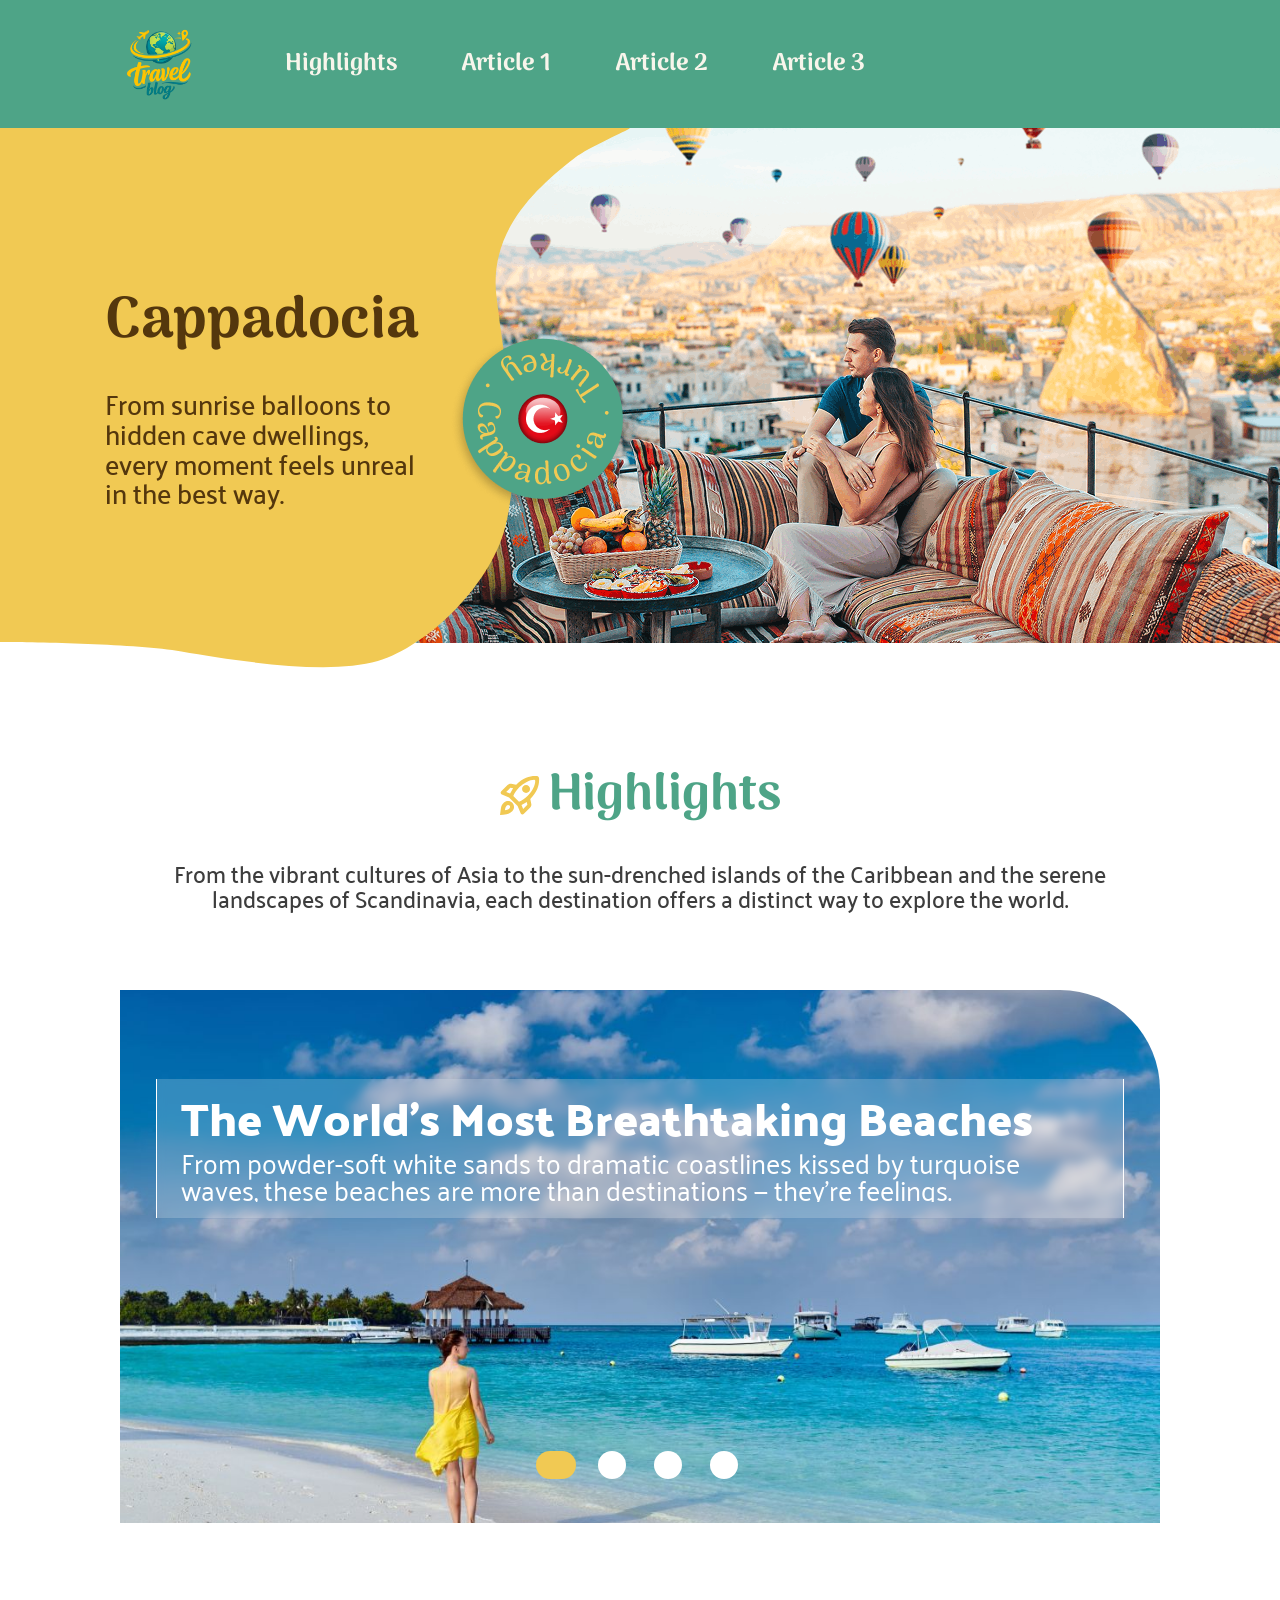
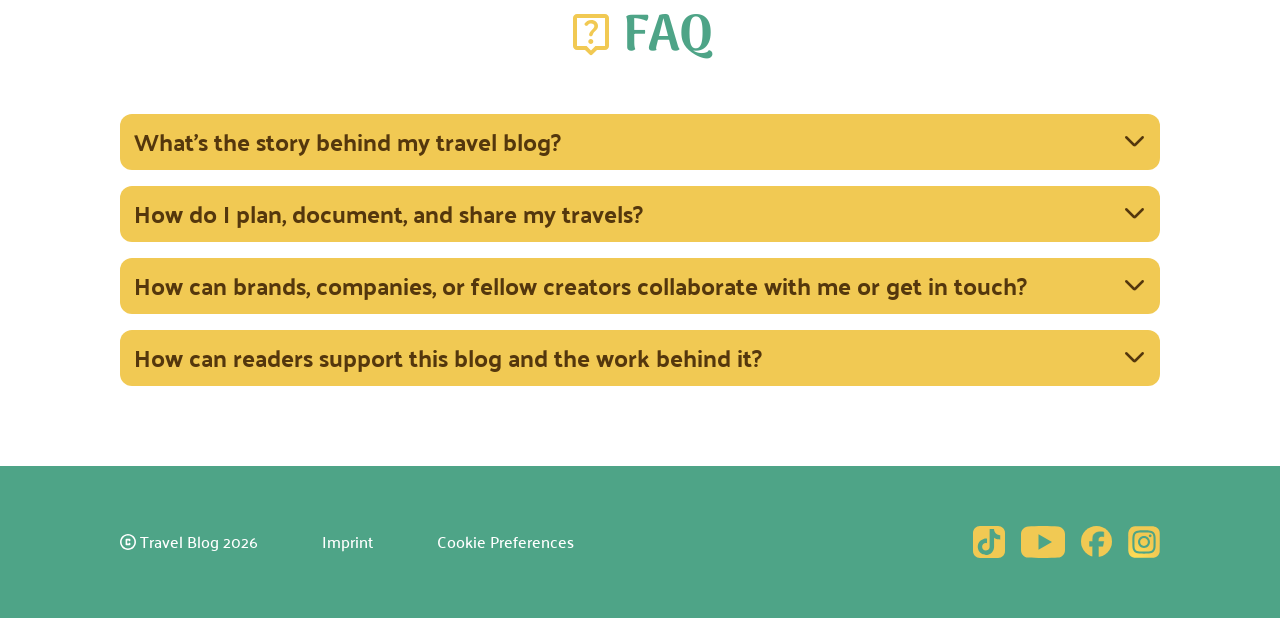
<file: index.html>
<!doctype html>
<html lang="en">
    <head>
        <meta charset="UTF-8" />
        <meta name="viewport" content="width=device-width, initial-scale=1.0" />
        <title>Travelmate</title>

        <link rel="icon" type="image/x-icon" href="./assets/icons/favicon.png" />
        <link rel="stylesheet" href="./styles/variables.css" />
        <link rel="stylesheet" href="./styles/standard.css" />
        <link rel="stylesheet" href="./styles/fonts.css" />

        <link rel="stylesheet" href="./styles/components/header.css" />
        <link rel="stylesheet" href="./styles/components/content-main.css" />
        <link rel="stylesheet" href="./styles/components/footer.css" />

        <link rel="stylesheet" href="style.css" />
    </head>
    <body>
        <header>
            <nav>
                <a href="index.html">
                    <img src="./assets/icons/favicon.png" alt="logo-icon" />
                </a>
                <ul>
                    <li>
                        <a href="index.html">
                            <img class="nav-mobile" src="./assets/icons/mobile-home-icon.svg" alt="home button" />
                        </a>
                        <a class="nav-hover" href="index.html#section-highlights">
                            <div class="nav-desktop">
                                <p>Highlights</p>
                                <img class="hover0" src="./assets/icons/hover-0.png" alt="hover-0" />
                            </div>
                        </a>
                    </li>
                    <li>
                        <a class="nav-hover" href="./page/beaches.html">
                            <img class="nav-mobile" src="./assets/icons/mobile-rocket-icon.svg" alt="rocket button" />
                            <div class="nav-desktop">
                                <p>Article 1</p>
                                <img class="hover1" src="./assets/icons/hover-1.png" alt="hover-1" />
                            </div>
                        </a>
                    </li>
                    <li>
                        <a class="nav-hover" href="./page/copenhagen.html">
                            <img class="nav-mobile" src="./assets/icons/mobile-help-icon.svg" alt="help button" />
                            <div class="nav-desktop">
                                <p>Article 2</p>
                                <img class="hover2" src="./assets/icons/hover-2.png" alt="hover-2" />
                            </div>
                        </a>
                    </li>
                    <li>
                        <a class="nav-hover" href="./page/pattaya.html">
                            <img class="nav-mobile" src="./assets/icons/mobile-contact-icon.svg" alt="contact button" />
                            <div class="nav-desktop">
                                <p>Article 3</p>
                                <img class="hover3" src="./assets/icons/hover-3.png" alt="hover-3" />
                            </div>
                        </a>
                    </li>
                </ul>
            </nav>
        </header>

        <section class="content-main">
            <section class="content-main-section section-landing">
                <div class="landing-bg">
                    <img class="landing-overlay" src="./assets/img/header-img.png" alt="hero-background" />
                </div>

                <img
                    class="landing-overlay landing-overlay-bg"
                    src="./assets/img/landing-overlay.svg"
                    alt="hero-overlay"
                />
                <div class="landing-headline">
                    <img
                        class="landing-overlay landing-icon"
                        src="./assets/icons/cappadocia-circle-shadow-icon.png"
                        alt="hero-overlay"
                    />
                    <div class="landing-overlay landing-txt">
                        <h1>Cappadocia</h1>
                        <h4>
                            From sunrise balloons to hidden cave dwellings, every moment feels unreal in the best way.
                        </h4>
                    </div>
                </div>
            </section>
            <section id="section-highlights" class="content-main-section section-highlights">
                <!-- <section class="content-main-highlights"> -->
                <div>
                    <img src="./assets/icons/rocket-yellow-icon.svg" alt="rocket-icon" />
                    <h2>Highlights</h2>
                </div>
                <p>
                    From the vibrant cultures of Asia to the sun-drenched islands of the Caribbean and the serene
                    landscapes of Scandinavia, each destination offers a distinct way to explore the world.
                </p>
                <!-- #region faint-radio-slider -->
                <section class="faint_radio">
                    <!-- four exclusive radio buttons -->
                    <!-- give them extra spacing for hover effekt -->
                    <div class="radio_space">
                        <input type="radio" name="slider" value="one" checked />
                    </div>
                    <div class="radio_space">
                        <input type="radio" name="slider" value="two" />
                    </div>
                    <div class="radio_space">
                        <input type="radio" name="slider" value="three" />
                    </div>
                    <div class="radio_space">
                        <input type="radio" name="slider" value="four" />
                    </div>

                    <div class="faint_radio_wrapper">
                        <article class="faint_radio_element element_one">
                            <a class="faint_radio_element_txt" href="./page/beaches.html">
                                <h3 class="show-hidden">The World's Most Breathtaking Beaches</h3>
                                <h4 class="show-hidden">
                                    From powder-soft white sands to dramatic coastlines kissed by turquoise waves, these
                                    beaches are more than destinations — they're feelings.
                                </h4>
                            </a>
                            <img src="./assets/img/beaches-img-0.jpg" alt="beach-image" />
                        </article>

                        <article class="faint_radio_element element_two">
                            <a class="faint_radio_element_txt" href="./page/copenhagen.html">
                                <h3>Copenhagen in 3 Days: Big Experiences, Smart Spending</h3>
                                <h4>
                                    Discover Copenhagen, where historic charm meets modern design, vibrant cycling
                                    culture and waterfront living.
                                </h4>
                            </a>
                            <img src="./assets/img/copenhagen.jpg" alt="copenhagen-image" />
                        </article>

                        <article class="faint_radio_element element_three">
                            <a class="faint_radio_element_txt" href="./page/pattaya.html">
                                <h3>Pattaya Pulse: Food, Sun and Neon Lights</h3>
                                <h4>
                                    From bustling promenades to nearby islands, the city offers an energetic and diverse
                                    escape. Discover Pattaya City, with vibrand nightlife and rich cultural landmarks.
                                </h4>
                            </a>
                            <img src="./assets/img/pattaya.jpg" alt="pattaya-sanctuary-of-truth-image" />
                        </article>

                        <article class="faint_radio_element element_four">
                            <a class="faint_radio_element_txt" href="https://de.wikipedia.org/wiki/Fuji_(Vulkan)">
                                <h3>Mountain Fuji</h3>
                                <h4>
                                    The most iconic mountain and an active volcano located about 100 kilometers
                                    southwest of Tokyo. Written with the characters for "wealth" and "samurai", Fuji's
                                    name evokes a sense of strength, honor, and enduring prestige.
                                </h4>
                            </a>
                            <img src="./assets/img/fuji.jpg" alt="mountain-fuji-tempel-image" />
                        </article>
                    </div>
                </section>
                <!-- #endregion faint-radio-slider -->
            </section>
            <section class="content-main-section section-faq">
                <div class="faq-top">
                    <img src=".//assets/icons/faq-icon.svg" alt="FAQ-icon" />
                    <h2>FAQ</h2>
                </div>

                <div class="faq-cards">
                    <details>
                        <summary>What's the story behind my travel blog?</summary>
                        <p>
                            Lorem ipsum dolor sit amet, consectetur adipisicing elit. Minima facilis dignissimos
                            reiciendis placeat veritatis maxime. Magnam distinctio inventore, unde doloribus quo
                            voluptatem recusandae nostrum labore pariatur debitis magni, hic non.
                        </p>
                    </details>
                    <details>
                        <summary>How do I plan, document, and share my travels?</summary>
                        <p>
                            Lorem ipsum dolor sit amet consectetur adipisicing elit. Eius suscipit architecto id cum
                            modi deserunt, commodi voluptatibus numquam ex quasi iusto, laborum tenetur quae repudiandae
                            delectus minus repellat ea aliquid!
                        </p>
                    </details>
                    <details>
                        <summary>
                            How can brands, companies, or fellow creators collaborate with me or get in touch?
                        </summary>
                        <p>
                            Lorem, ipsum dolor sit amet consectetur adipisicing elit. Minus, dolore perspiciatis
                            repellat asperiores numquam magnam odio neque ad? Voluptatem, similique aut! Dicta
                            laudantium dignissimos aliquam similique, ipsum molestiae eum totam?
                        </p>
                    </details>
                    <details>
                        <summary>How can readers support this blog and the work behind it?</summary>
                        <p>
                            Lorem ipsum, dolor sit amet consectetur adipisicing elit. Obcaecati voluptatibus id beatae
                            ullam asperiores pariatur iste voluptates et porro velit rerum cum error nobis doloribus,
                            consequuntur, eveniet necessitatibus quia maiores?
                        </p>
                    </details>
                </div>
            </section>
        </section>

        <section class="fillspace"></section>
        
        <footer>
            <div>
                <div class="footer-copyright">
                    <ul>
                        <li>
                            <a href="./page/imprint.html"> <p>Imprint</p></a>
                        </li>
                        <li class="cookies">
                            <p>Cookie Preferences</p>
                        </li>
                        <li class="copyright">
                            <img src="./assets/icons/copyright-icon.svg" alt="copyright-icon" />
                            <p>Travel Blog 2026</p>
                        </li>
                    </ul>
                </div>
                <div class="footer-social">
                    <a href="https://www.tiktok.com/de-DE/" target="_blank">
                        <img src="./assets/icons/socials-tiktok-icon.svg" alt="tiktok-icon" />
                    </a>
                    <a href="https://www.youtube.com/" target="_blank">
                        <img src="./assets/icons/socials-youtube-icon.svg" alt="youtube-icon" />
                    </a>
                    <a href="https://www.facebook.com/" target="_blank">
                        <img src="./assets/icons/socials-facebook-icon.svg" alt="facebook-icon" />
                    </a>
                    <a href="https://www.instagram.com/" target="_blank">
                        <img src="./assets/icons/socials-instagram-icon.svg" alt="instagram-icon" />
                    </a>
                </div>
            </div>
        </footer>
    </body>
</html>
</file>
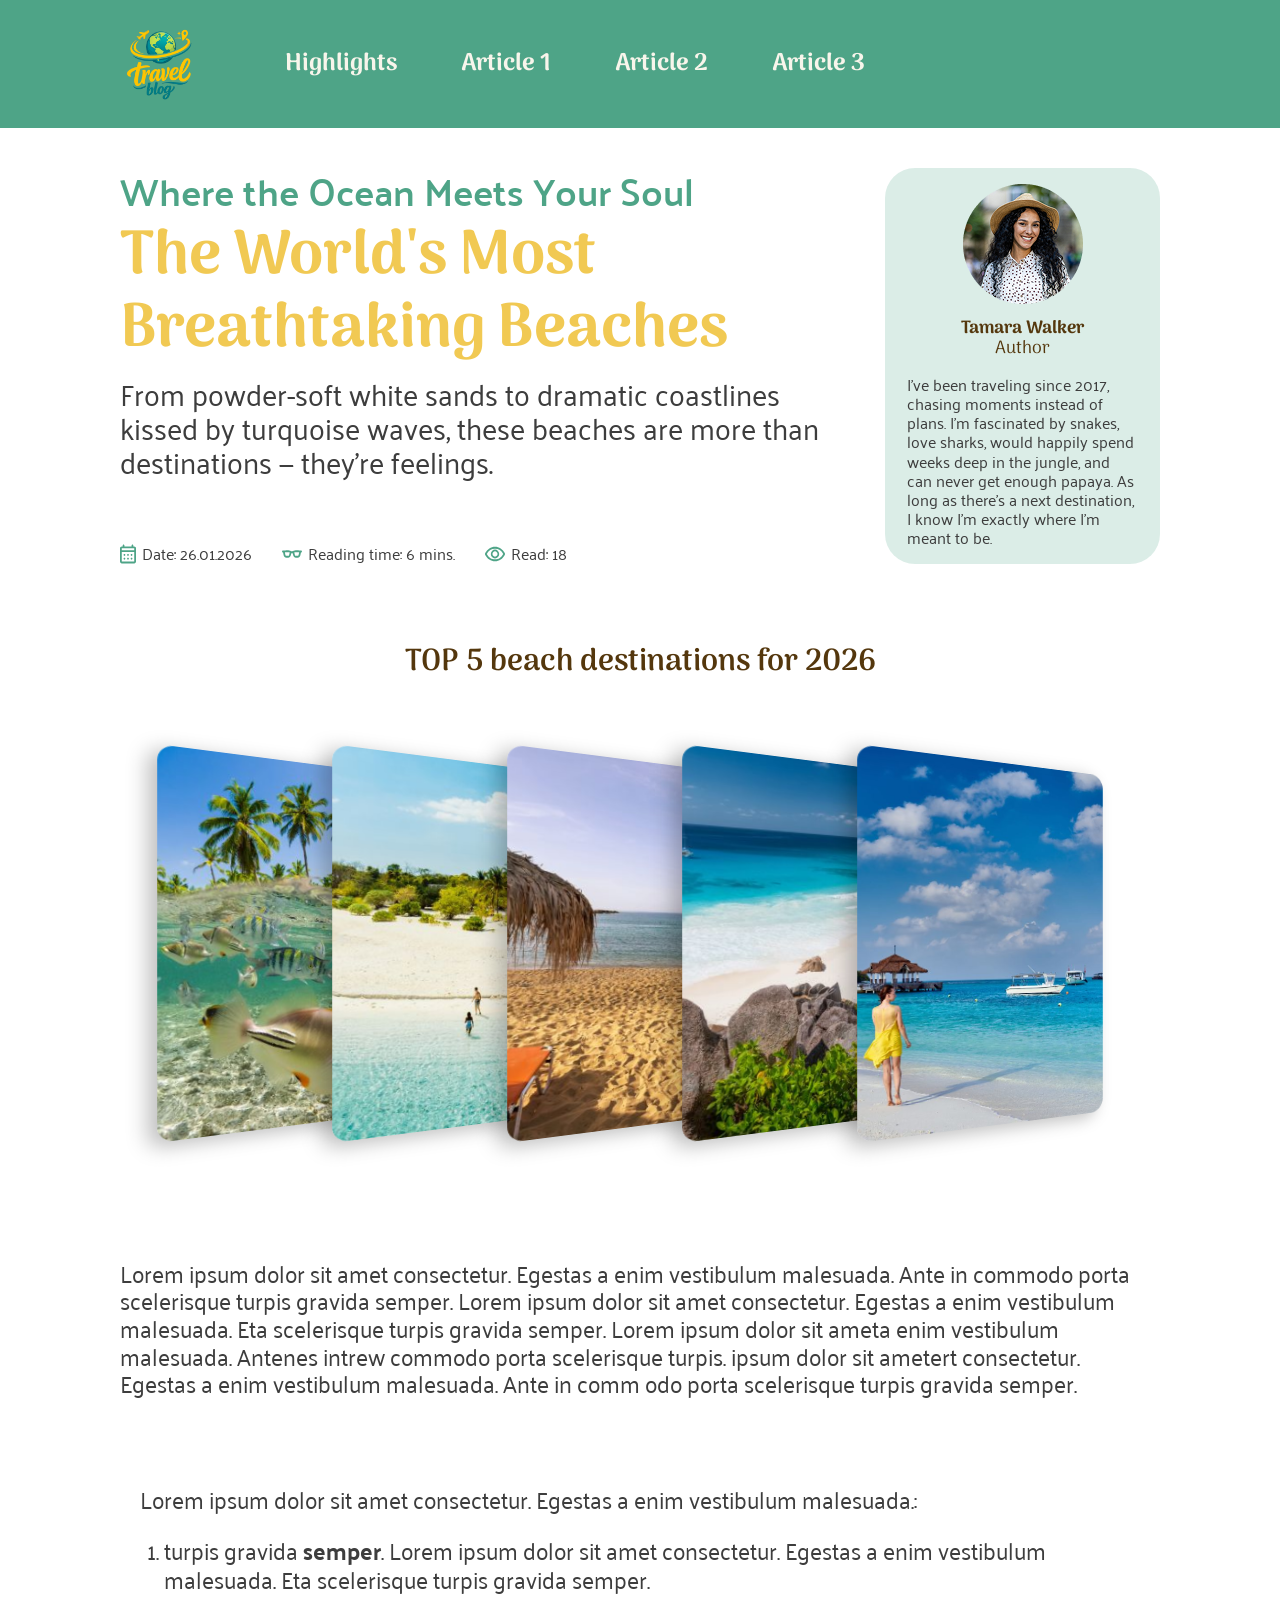
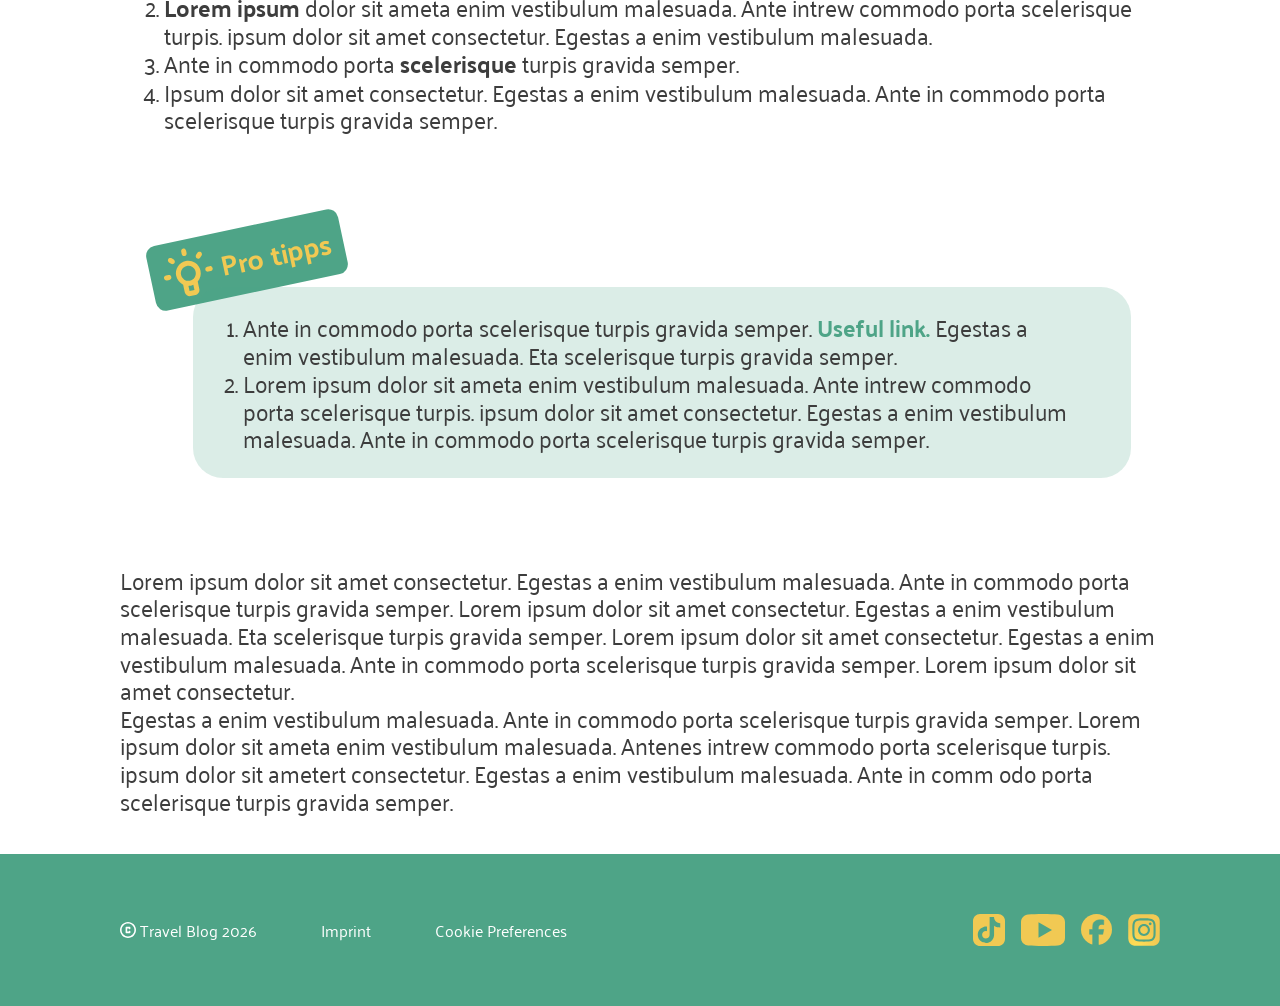
<file: page/beaches.html>
<!doctype html>
<html lang="en">
    <head>
        <meta charset="UTF-8" />
        <meta name="viewport" content="width=device-width, initial-scale=1.0" />
        <title>Travelmate</title>

        <link rel="icon" type="image/x-icon" href="../assets/icons/favicon.png" />
        <link rel="stylesheet" href="../styles/variables.css" />
        <link rel="stylesheet" href="../styles/standard.css" />
        <link rel="stylesheet" href="../styles/fonts.css" />
        <link rel="stylesheet" href="../styles/page/page-definitions.css" />

        <link rel="stylesheet" href="../styles/components/header.css" />
        <link rel="stylesheet" href="../styles/components/content-main.css" />
        <link rel="stylesheet" href="../styles/components/footer.css" />
        <link rel="stylesheet" href="../styles/components/article-header.css" />
        <link rel="stylesheet" href="../styles/components/pro-tipps.css" />

        <link rel="stylesheet" href="../styles/page/beaches.css" />
    </head>
    <body>
        <!-- #region header -->
        <header>
            <nav>
                <a href="../index.html">
                    <img src="../assets/icons/favicon.png" alt="logo-icon" />
                </a>
                <ul>
                    <li>
                        <a href="../index.html">
                            <img class="nav-mobile" src="../assets/icons/mobile-home-icon.svg" alt="home button" />
                        </a>
                        <a class="nav-hover" href="../index.html#section-highlights">
                            <div class="nav-desktop">
                                <p>Highlights</p>
                                <img class="hover0" src="../assets/icons/hover-0.png" alt="hover-0" />
                            </div>
                        </a>
                    </li>
                    <li>
                        <a class="nav-hover" href="../page/beaches.html">
                            <img class="nav-mobile" src="../assets/icons/mobile-rocket-icon.svg" alt="rocket button" />
                            <div class="nav-desktop">
                                <p>Article 1</p>
                                <img class="hover1" src="../assets/icons/hover-1.png" alt="hover-1" />
                            </div>
                        </a>
                    </li>
                    <li>
                        <a class="nav-hover" href="../page/copenhagen.html">
                            <img class="nav-mobile" src="../assets/icons/mobile-help-icon.svg" alt="help button" />
                            <div class="nav-desktop">
                                <p>Article 2</p>
                                <img class="hover2" src="../assets/icons/hover-2.png" alt="hover-2" />
                            </div>
                        </a>
                    </li>
                    <li>
                        <a class="nav-hover" href="../page/pattaya.html">
                            <img
                                class="nav-mobile"
                                src="../assets/icons/mobile-contact-icon.svg"
                                alt="contact button"
                            />
                            <div class="nav-desktop">
                                <p>Article 3</p>
                                <img class="hover3" src="../assets/icons/hover-3.png" alt="hover-3" />
                            </div>
                        </a>
                    </li>
                </ul>
            </nav>
        </header>
        <!-- #endregion header -->

        <!-- #region content-main -->
        <section class="content-main">
            <section class="content-main-section section-header">
                <div class="header-text-aside">
                    <!-- 1st div =  Container for desktop flexbox -->
                    <div class="header-text">
                        <h2>Where the Ocean Meets Your Soul</h2>
                        <h1>The World's Most Breathtaking Beaches</h1>
                        <p>
                            From powder-soft white sands to dramatic coastlines kissed by turquoise waves, these beaches
                            are more than destinations — they're feelings.
                        </p>
                    </div>
                    <aside class="header-facts">
                        <div class="date">
                            <img src="../assets/icons/calendar-icon.svg" alt="calendar-icon" />
                            <p>Date: 26.01.2026</p>
                        </div>
                        <div class="reading-time">
                            <img src="../assets/icons/eyeglasses-icon.svg" alt="reading-time-icon" />
                            <p>Reading time: 6 mins.</p>
                        </div>
                        <div class="read">
                            <img src="../assets/icons/visibility-icon.svg" alt="reading-time-icon" />
                            <p>Read: 18</p>
                        </div>
                    </aside>
                </div>

                <div class="section-author">
                    <img src="../assets/img/avatar-wallker.png" alt="picture-of-author" />
                    <div class="name">
                        <h4>Tamara Walker</h4>
                        <h4 class="title">Author</h4>
                    </div>
                    <p>
                        I've been traveling since 2017, chasing moments instead of plans. I'm fascinated by snakes, love
                        sharks, would happily spend weeks deep in the jungle, and can never get enough papaya. As long
                        as there's a next destination, I know I'm exactly where I'm meant to be.
                    </p>
                </div>
            </section>
            <section class="content-main-section">
                <section class="section-slider">
                    <h3>TOP 5 beach destinations for 2026</h3>
                    <section class="slider-cards">
                        <div class="radio_space">
                            <input type="radio" name="slider" value="zero" checked />
                        </div>
                        <div class="radio_space">
                            <input type="radio" name="slider" value="one" />
                        </div>
                        <div class="radio_space">
                            <input type="radio" name="slider" value="two" />
                        </div>
                        <div class="radio_space">
                            <input type="radio" name="slider" value="three" />
                        </div>
                        <div class="radio_space">
                            <input type="radio" name="slider" value="four" />
                        </div>

                        <div class="card-wrapper">
                            <img
                                class="cards-element ele-zero"
                                src="../assets/img/beaches-img-4.jpg"
                                alt="beach-img-0"
                            />
                            <img
                                class="cards-element ele-one"
                                src="../assets/img/beaches-img-3.jpg"
                                alt="beach-img-1"
                            />
                            <img
                                class="cards-element ele-two"
                                src="../assets/img/beaches-img-2.jpg"
                                alt="beach-img-2"
                            />
                            <img
                                class="cards-element ele-three"
                                src="../assets/img/beaches-img-1.jpg"
                                alt="beach-img-3"
                            />
                            <img
                                class="cards-element ele-four"
                                src="../assets/img/beaches-img-0.jpg"
                                alt="beach-img-4"
                            />
                        </div>
                    </section>
                </section>
            </section>
            <section class="content-main-section section-article">
                <article>
                    <p>
                        Lorem ipsum dolor sit amet consectetur. Egestas a enim vestibulum malesuada. Ante in commodo
                        porta scelerisque turpis gravida semper. Lorem ipsum dolor sit amet consectetur. Egestas a enim
                        vestibulum malesuada. Eta scelerisque turpis gravida semper. Lorem ipsum dolor sit ameta enim
                        vestibulum malesuada. Antenes intrew commodo porta scelerisque turpis. ipsum dolor sit ametert
                        consectetur. Egestas a enim vestibulum malesuada. Ante in comm odo porta scelerisque turpis
                        gravida semper.
                    </p>
                    <div class="list">
                        <p>Lorem ipsum dolor sit amet consectetur. Egestas a enim vestibulum malesuada.:</p>
                        <ol>
                            <li>
                                turpis gravida <strong>semper</strong>. Lorem ipsum dolor sit amet consectetur. Egestas
                                a enim vestibulum malesuada. Eta scelerisque turpis gravida semper.
                            </li>
                            <li>
                                <strong>Lorem ipsum</strong> dolor sit ameta enim vestibulum malesuada. Ante intrew
                                commodo porta scelerisque turpis. ipsum dolor sit amet consectetur. Egestas a enim
                                vestibulum malesuada.
                            </li>
                            <li>Ante in commodo porta <strong>scelerisque</strong> turpis gravida semper.</li>
                            <li>
                                Ipsum dolor sit amet consectetur. Egestas a enim vestibulum malesuada. Ante in commodo
                                porta scelerisque turpis gravida semper.
                            </li>
                        </ol>
                    </div>
                    <aside>
                        <div class="section-pro-tipps">
                            <div class="pro-tipps-icon">
                                <img src="../assets/icons/pro-tipp-icon.svg" alt="light-bulb-icon" />
                                <p>Pro tipps</p>
                            </div>
                            <div class="pro-tipps-ol-spacing">
                                <ol>
                                    <li>
                                        Ante in commodo porta scelerisque turpis gravida semper.
                                        <a href="https://www.w3schools.com/tags/tag_span.asp">Useful link.</a> Egestas a
                                        enim vestibulum malesuada. Eta scelerisque turpis gravida semper.
                                    </li>
                                    <li>
                                        Lorem ipsum dolor sit ameta enim vestibulum malesuada. Ante intrew commodo porta
                                        scelerisque turpis. ipsum dolor sit amet consectetur. Egestas a enim vestibulum
                                        malesuada. Ante in commodo porta scelerisque turpis gravida semper.
                                    </li>
                                </ol>
                            </div>
                        </div>
                    </aside>
                    <p>
                        Lorem ipsum dolor sit amet consectetur. Egestas a enim vestibulum malesuada. Ante in commodo
                        porta scelerisque turpis gravida semper. Lorem ipsum dolor sit amet consectetur. Egestas a enim
                        vestibulum malesuada. Eta scelerisque turpis gravida semper. Lorem ipsum dolor sit amet
                        consectetur. Egestas a enim vestibulum malesuada. Ante in commodo porta scelerisque turpis
                        gravida semper. Lorem ipsum dolor sit amet consectetur.<br />
                        Egestas a enim vestibulum malesuada. Ante in commodo porta scelerisque turpis gravida semper.
                        Lorem ipsum dolor sit ameta enim vestibulum malesuada. Antenes intrew commodo porta scelerisque
                        turpis. ipsum dolor sit ametert consectetur. Egestas a enim vestibulum malesuada. Ante in comm
                        odo porta scelerisque turpis gravida semper.
                    </p>
                </article>
            </section>
        </section>
        <!-- #endregion content-main -->
        <section class="fillspace"></section>
        <!-- #region footer -->
        <footer>
            <div>
                <div class="footer-copyright">
                    <ul>
                        <li>
                            <a href="../page/imprint.html"> <p>Imprint</p></a>
                        </li>
                        <li class="cookies">
                            <p>Cookie Preferences</p>
                        </li>
                        <li class="copyright">
                            <img src="../assets/icons/copyright-icon.svg" alt="copyright-icon" />
                            <p>Travel Blog 2026</p>
                        </li>
                    </ul>
                </div>
                <div class="footer-social">
                    <a href="https://www.tiktok.com/de-DE/" target="_blank">
                        <img src="../assets/icons/socials-tiktok-icon.svg" alt="tiktok-icon" />
                    </a>
                    <a href="https://www.youtube.com/" target="_blank">
                        <img src="../assets/icons/socials-youtube-icon.svg" alt="youtube-icon" />
                    </a>
                    <a href="https://www.facebook.com/" target="_blank">
                        <img src="../assets/icons/socials-facebook-icon.svg" alt="facebook-icon" />
                    </a>
                    <a href="https://www.instagram.com/" target="_blank">
                        <img src="../assets/icons/socials-instagram-icon.svg" alt="instagram-icon" />
                    </a>
                </div>
            </div>
        </footer>
        <!-- #endregion footer -->
    </body>
</html>
</file>
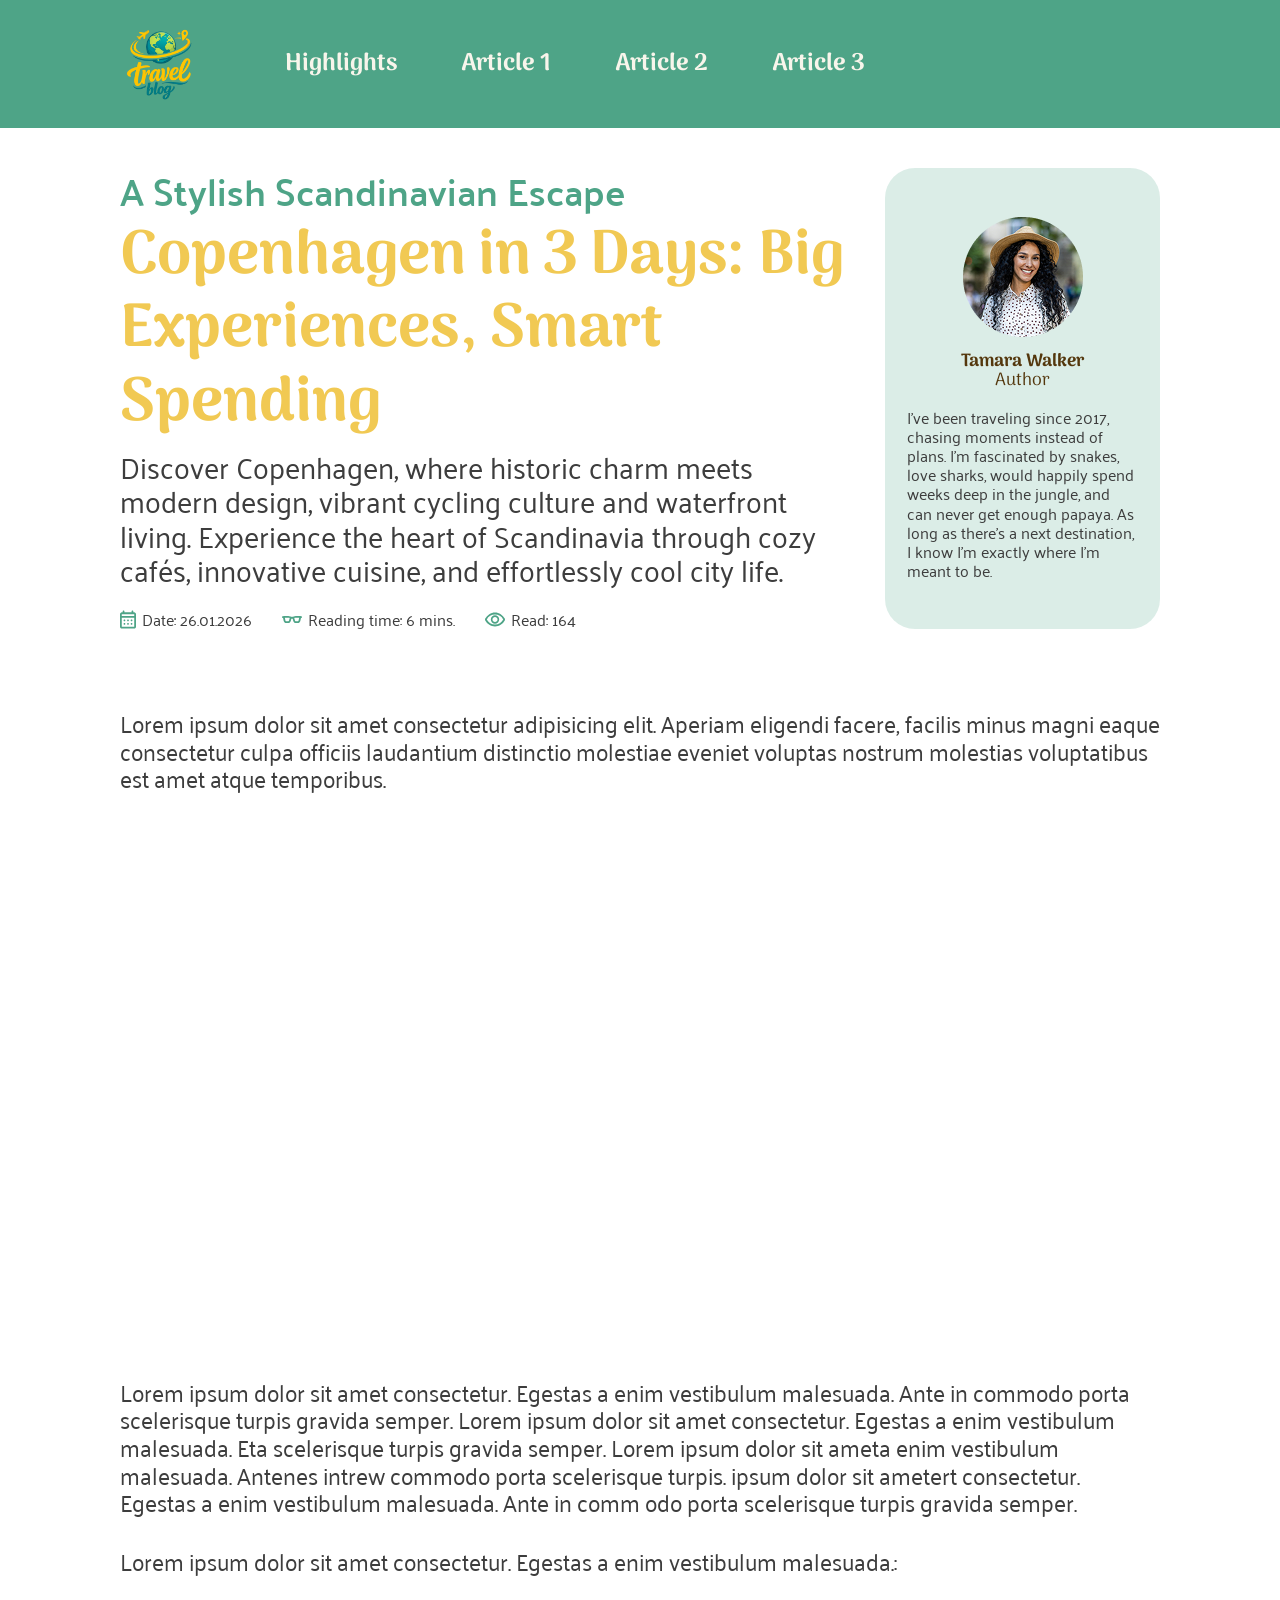
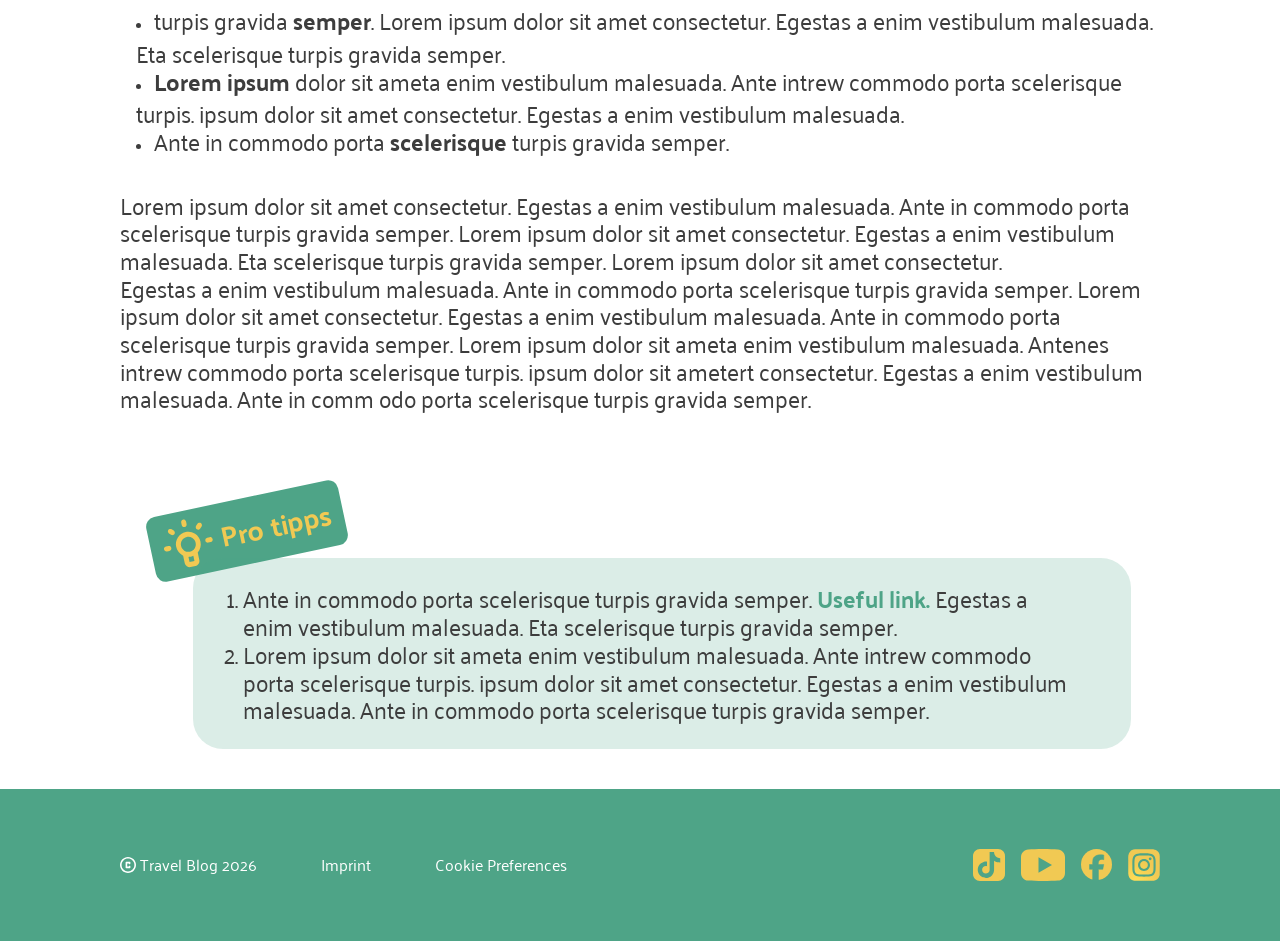
<file: page/copenhagen.html>
<!doctype html>
<html lang="en">
    <head>
        <meta charset="UTF-8" />
        <meta name="viewport" content="width=device-width, initial-scale=1.0" />
        <title>Travelmate</title>

        <link rel="icon" type="image/x-icon" href="../assets/icons/favicon.png" />
        <link rel="stylesheet" href="../styles/variables.css" />
        <link rel="stylesheet" href="../styles/standard.css" />
        <link rel="stylesheet" href="../styles/fonts.css" />
        <link rel="stylesheet" href="../styles/page/page-definitions.css" />

        <link rel="stylesheet" href="../styles/components/header.css" />
        <link rel="stylesheet" href="../styles/components/content-main.css" />
        <link rel="stylesheet" href="../styles/components/footer.css" />
        <link rel="stylesheet" href="../styles/components/article-header.css" />
        <link rel="stylesheet" href="../styles/components/pro-tipps.css" />

        <link rel="stylesheet" href="../styles/page/copenhagen.css" />
    </head>
    <body>
        <!-- #region header -->
        <header>
            <nav>
                <a href="../index.html">
                    <img src="../assets/icons/favicon.png" alt="logo-icon" />
                </a>
                <ul>
                    <li>
                        <a href="../index.html">
                            <img class="nav-mobile" src="../assets/icons/mobile-home-icon.svg" alt="home button" />
                        </a>
                        <a class="nav-hover" href="../index.html#section-highlights">
                            <div class="nav-desktop">
                                <p>Highlights</p>
                                <img class="hover0" src="../assets/icons/hover-0.png" alt="hover-0" />
                            </div>
                        </a>
                    </li>
                    <li>
                        <a class="nav-hover" href="../page/beaches.html">
                            <img class="nav-mobile" src="../assets/icons/mobile-rocket-icon.svg" alt="rocket button" />
                            <div class="nav-desktop">
                                <p>Article 1</p>
                                <img class="hover1" src="../assets/icons/hover-1.png" alt="hover-1" />
                            </div>
                        </a>
                    </li>
                    <li>
                        <a class="nav-hover" href="../page/copenhagen.html">
                            <img class="nav-mobile" src="../assets/icons/mobile-help-icon.svg" alt="help button" />
                            <div class="nav-desktop">
                                <p>Article 2</p>
                                <img class="hover2" src="../assets/icons/hover-2.png" alt="hover-2" />
                            </div>
                        </a>
                    </li>
                    <li>
                        <a class="nav-hover" href="../page/pattaya.html">
                            <img
                                class="nav-mobile"
                                src="../assets/icons/mobile-contact-icon.svg"
                                alt="contact button"
                            />
                            <div class="nav-desktop">
                                <p>Article 3</p>
                                <img class="hover3" src="../assets/icons/hover-3.png" alt="hover-3" />
                            </div>
                        </a>
                    </li>
                </ul>
            </nav>
        </header>
        <!-- #endregion header -->

        <!-- #region content-main -->
        <section class="content-main">
            <section class="content-main-section section-header">
                <div class="header-text-aside">
                    <!-- 1st div =  Container for desktop flexbox -->
                    <div class="header-text">
                        <h2>A Stylish Scandinavian Escape</h2>
                        <h1>Copenhagen in 3 Days: Big Experiences, Smart Spending</h1>
                        <p>
                            Discover Copenhagen, where historic charm meets modern design, vibrant cycling culture and
                            waterfront living. Experience the heart of Scandinavia through cozy cafés, innovative
                            cuisine, and effortlessly cool city life.
                        </p>
                    </div>
                    <aside class="header-facts">
                        <div class="date">
                            <img src="../assets/icons/calendar-icon.svg" alt="calendar-icon" />
                            <p>Date: 26.01.2026</p>
                        </div>
                        <div class="reading-time">
                            <img src="../assets/icons/eyeglasses-icon.svg" alt="reading-time-icon" />
                            <p>Reading time: 6 mins.</p>
                        </div>
                        <div class="read">
                            <img src="../assets/icons/visibility-icon.svg" alt="reading-time-icon" />
                            <p>Read: 164</p>
                        </div>
                    </aside>
                </div>

                <div class="section-author">
                    <img src="../assets/img/avatar-wallker.png" alt="picture-of-author" />
                    <div class="name">
                        <h4>Tamara Walker</h4>
                        <h4 class="title">Author</h4>
                    </div>
                    <p>
                        I've been traveling since 2017, chasing moments instead of plans. I'm fascinated by snakes, love
                        sharks, would happily spend weeks deep in the jungle, and can never get enough papaya. As long
                        as there's a next destination, I know I'm exactly where I'm meant to be.
                    </p>
                </div>
            </section>
            <section class="content-main-section section-text-body">
                <!-- <div> -->
                <p>
                    Lorem ipsum dolor sit amet consectetur adipisicing elit. Aperiam eligendi facere, facilis minus
                    magni eaque consectetur culpa officiis laudantium distinctio molestiae eveniet voluptas nostrum
                    molestias voluptatibus est amet atque temporibus.
                </p>
                <div class="video">
                    <iframe src="https://www.youtube.com/embed/VCddsh-MUUE?si=rda55XEDFcYwSYPB"></iframe>
                </div>
                <p>
                    Lorem ipsum dolor sit amet consectetur. Egestas a enim vestibulum malesuada. Ante in commodo porta
                    scelerisque turpis gravida semper. Lorem ipsum dolor sit amet consectetur. Egestas a enim vestibulum
                    malesuada. Eta scelerisque turpis gravida semper. Lorem ipsum dolor sit ameta enim vestibulum
                    malesuada. Antenes intrew commodo porta scelerisque turpis. ipsum dolor sit ametert consectetur.
                    Egestas a enim vestibulum malesuada. Ante in comm odo porta scelerisque turpis gravida semper.
                </p>
                <p>Lorem ipsum dolor sit amet consectetur. Egestas a enim vestibulum malesuada.:</p>
                <ul>
                    <li>
                        turpis gravida <span>semper</span>. Lorem ipsum dolor sit amet consectetur. Egestas a enim
                        vestibulum malesuada. Eta scelerisque turpis gravida semper.
                    </li>
                    <li>
                        <span>Lorem ipsum</span> dolor sit ameta enim vestibulum malesuada. Ante intrew commodo porta
                        scelerisque turpis. ipsum dolor sit amet consectetur. Egestas a enim vestibulum malesuada.
                    </li>
                    <li>Ante in commodo porta <span>scelerisque</span> turpis gravida semper.</li>
                </ul>
                <p>
                    Lorem ipsum dolor sit amet consectetur. Egestas a enim vestibulum malesuada. Ante in commodo porta
                    scelerisque turpis gravida semper. Lorem ipsum dolor sit amet consectetur. Egestas a enim vestibulum
                    malesuada. Eta scelerisque turpis gravida semper. Lorem ipsum dolor sit amet consectetur.<br />Egestas
                    a enim vestibulum malesuada. Ante in commodo porta scelerisque turpis gravida semper. Lorem ipsum
                    dolor sit amet consectetur. Egestas a enim vestibulum malesuada. Ante in commodo porta scelerisque
                    turpis gravida semper. Lorem ipsum dolor sit ameta enim vestibulum malesuada. Antenes intrew commodo
                    porta scelerisque turpis. ipsum dolor sit ametert consectetur. Egestas a enim vestibulum malesuada.
                    Ante in comm odo porta scelerisque turpis gravida semper.
                </p>
                <!-- </div> -->
            </section>
            <aside class="content-main-section">
                <div class="section-pro-tipps">
                    <div class="pro-tipps-icon">
                        <img src="../assets/icons/pro-tipp-icon.svg" alt="light-bulb-icon" />
                        <p>Pro tipps</p>
                    </div>
                    <div class="pro-tipps-ol-spacing">
                        <ol>
                            <li>
                                Ante in commodo porta scelerisque turpis gravida semper.
                                <a href="https://www.w3schools.com/tags/tag_span.asp">Useful link.</a> Egestas a enim
                                vestibulum malesuada. Eta scelerisque turpis gravida semper.
                            </li>
                            <li>
                                Lorem ipsum dolor sit ameta enim vestibulum malesuada. Ante intrew commodo porta
                                scelerisque turpis. ipsum dolor sit amet consectetur. Egestas a enim vestibulum
                                malesuada. Ante in commodo porta scelerisque turpis gravida semper.
                            </li>
                        </ol>
                    </div>
                </div>
            </aside>
        </section>
        <!-- #endregion content-main -->
        <section class="fillspace"></section>
        <!-- #region footer -->
        <footer>
            <div>
                <div class="footer-copyright">
                    <ul>
                        <li>
                            <a href="../page/imprint.html"> <p>Imprint</p></a>
                        </li>
                        <li class="cookies">
                            <p>Cookie Preferences</p>
                        </li>
                        <li class="copyright">
                            <img src="../assets/icons/copyright-icon.svg" alt="copyright-icon" />
                            <p>Travel Blog 2026</p>
                        </li>
                    </ul>
                </div>
                <div class="footer-social">
                    <a href="https://www.tiktok.com/de-DE/" target="_blank">
                        <img src="../assets/icons/socials-tiktok-icon.svg" alt="tiktok-icon" />
                    </a>
                    <a href="https://www.youtube.com/" target="_blank">
                        <img src="../assets/icons/socials-youtube-icon.svg" alt="youtube-icon" />
                    </a>
                    <a href="https://www.facebook.com/" target="_blank">
                        <img src="../assets/icons/socials-facebook-icon.svg" alt="facebook-icon" />
                    </a>
                    <a href="https://www.instagram.com/" target="_blank">
                        <img src="../assets/icons/socials-instagram-icon.svg" alt="instagram-icon" />
                    </a>
                </div>
            </div>
        </footer>
        <!-- #endregion footer -->
    </body>
</html>
</file>
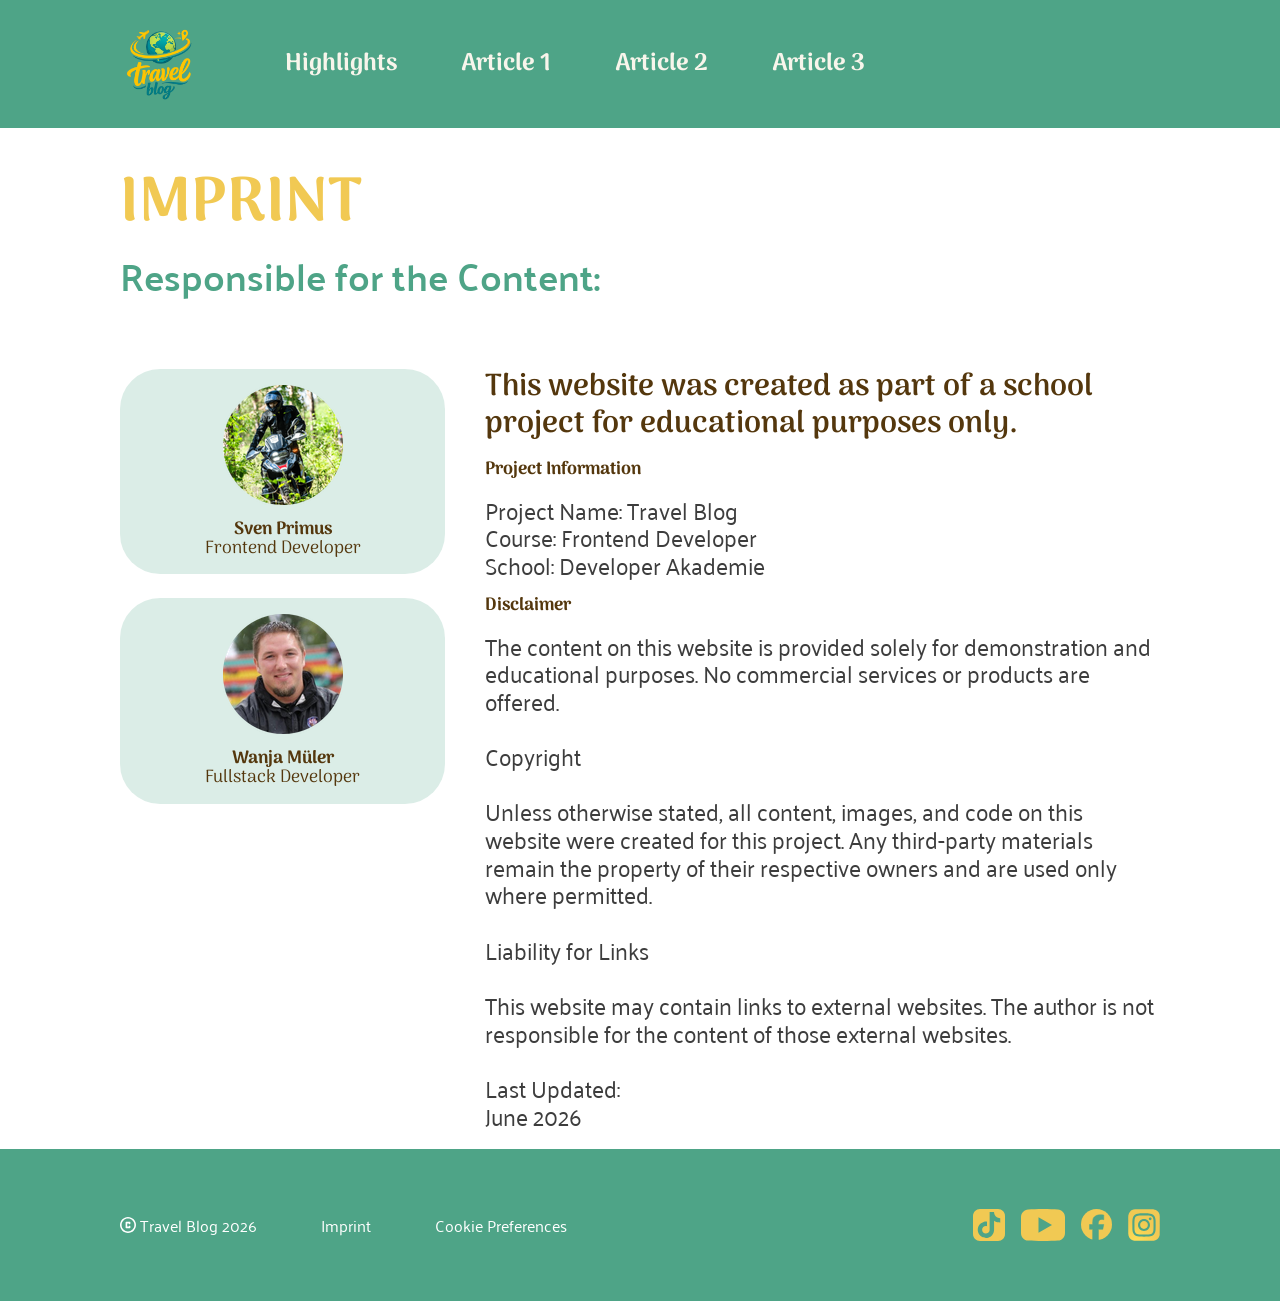
<file: page/imprint.html>
<!doctype html>
<html lang="en">
    <head>
        <meta charset="UTF-8" />
        <meta name="viewport" content="width=device-width, initial-scale=1.0" />
        <title>Travelmate</title>

        <link rel="icon" type="image/x-icon" href="../assets/icons/favicon.png" />
        <link rel="stylesheet" href="../styles/variables.css" />
        <link rel="stylesheet" href="../styles/standard.css" />
        <link rel="stylesheet" href="../styles/fonts.css" />
        <link rel="stylesheet" href="../styles/page/page-definitions.css" />

        <link rel="stylesheet" href="../styles/components/header.css" />
        <link rel="stylesheet" href="../styles/components/content-main.css" />
        <link rel="stylesheet" href="../styles/components/footer.css" />

        <link rel="stylesheet" href="../styles/page/imprint.css" />
    </head>
    <body>
        <!-- #region header -->
        <header>
            <nav>
                <a href="../index.html">
                    <img src="../assets/icons/favicon.png" alt="logo-icon" />
                </a>
                <ul>
                    <li>
                        <a href="../index.html">
                            <img class="nav-mobile" src="../assets/icons/mobile-home-icon.svg" alt="home button" />
                        </a>
                        <a class="nav-hover" href="../index.html#section-highlights">
                            <div class="nav-desktop">
                                <p>Highlights</p>
                                <img class="hover0" src="../assets/icons/hover-0.png" alt="hover-0" />
                            </div>
                        </a>
                    </li>
                    <li>
                        <a class="nav-hover" href="../page/beaches.html">
                            <img class="nav-mobile" src="../assets/icons/mobile-rocket-icon.svg" alt="rocket button" />
                            <div class="nav-desktop">
                                <p>Article 1</p>
                                <img class="hover1" src="../assets/icons/hover-1.png" alt="hover-1" />
                            </div>
                        </a>
                    </li>
                    <li>
                        <a class="nav-hover" href="../page/copenhagen.html">
                            <img class="nav-mobile" src="../assets/icons/mobile-help-icon.svg" alt="help button" />
                            <div class="nav-desktop">
                                <p>Article 2</p>
                                <img class="hover2" src="../assets/icons/hover-2.png" alt="hover-2" />
                            </div>
                        </a>
                    </li>
                    <li>
                        <a class="nav-hover" href="../page/pattaya.html">
                            <img
                                class="nav-mobile"
                                src="../assets/icons/mobile-contact-icon.svg"
                                alt="contact button"
                            />
                            <div class="nav-desktop">
                                <p>Article 3</p>
                                <img class="hover3" src="../assets/icons/hover-3.png" alt="hover-3" />
                            </div>
                        </a>
                    </li>
                </ul>
            </nav>
        </header>
        <!-- #endregion header -->

        <!-- #region content-main -->
        <section class="content-main">
            <section class="content-main-section section-header">
                <div>
                    <h1>IMPRINT</h1>
                    <h2>Responsible for the Content:</h2>
                </div>
            </section>
            <section class="content-main-section content-imprint">
                <section class="content-main-section section-author">
                    <div class="author1">
                        <img src="../assets/img/sven-headshot.png" alt="picture-sven" />
                        <div class="name">
                            <h4>Sven Primus</h4>
                            <h4 class="title">Frontend Developer</h4>
                        </div>
                        <!-- <p>
                        I've been traveling since 2017, chasing moments instead of plans. I'm fascinated by snakes, love
                        sharks, would happily spend weeks deep in the jungle, and can never get enough papaya. As long
                        as there's a next destination, I know I'm exactly where I'm meant to be.
                    </p> -->
                    </div>
                    <div class="author2">
                        <img src="../assets/img/wanja-headshot.png" alt="picture-wanja" />
                        <div class="name">
                            <h4>Wanja Müler</h4>
                            <h4 class="title">Fullstack Developer</h4>
                        </div>
                        <!-- <p>
                        I've been traveling since 2017, chasing moments instead of plans. I'm fascinated by snakes, love
                        sharks, would happily spend weeks deep in the jungle, and can never get enough papaya. As long
                        as there's a next destination, I know I'm exactly where I'm meant to be.
                    </p> -->
                    </div>
                </section>
                <div class="imprint">
                    <h3>This website was created as part of a school project for educational purposes only.</h3>
                    <h4>Project Information</h4>
                    <p>Project Name: Travel Blog<br />Course: Frontend Developer<br />School: Developer Akademie</p>
                    <h4>Disclaimer</h4>
                    <p>
                        The content on this website is provided solely for demonstration and educational purposes. No
                        commercial services or products are offered.<br /><br />
                        Copyright<br /><br />

                        Unless otherwise stated, all content, images, and code on this website were created for this
                        project. Any third-party materials remain the property of their respective owners and are used
                        only where permitted.<br /><br />

                        Liability for Links<br /><br />

                        This website may contain links to external websites. The author is not responsible for the
                        content of those external websites.<br /><br />

                        Last Updated:<br />
                        June 2026
                    </p>
                </div>
            </section>
        </section>
        <!-- #endregion content-main -->
        <section class="fillspace"></section>
        <!-- #region footer -->
        <footer>
            <div>
                <div class="footer-copyright">
                    <ul>
                        <li>
                            <a href="../page/imprint.html"> <p>Imprint</p></a>
                        </li>
                        <li class="cookies">
                            <p>Cookie Preferences</p>
                        </li>
                        <li class="copyright">
                            <img src="../assets/icons/copyright-icon.svg" alt="copyright-icon" />
                            <p>Travel Blog 2026</p>
                        </li>
                    </ul>
                </div>
                <div class="footer-social">
                    <a href="https://www.tiktok.com/de-DE/" target="_blank">
                        <img src="../assets/icons/socials-tiktok-icon.svg" alt="tiktok-icon" />
                    </a>
                    <a href="https://www.youtube.com/" target="_blank">
                        <img src="../assets/icons/socials-youtube-icon.svg" alt="youtube-icon" />
                    </a>
                    <a href="https://www.facebook.com/" target="_blank">
                        <img src="../assets/icons/socials-facebook-icon.svg" alt="facebook-icon" />
                    </a>
                    <a href="https://www.instagram.com/" target="_blank">
                        <img src="../assets/icons/socials-instagram-icon.svg" alt="instagram-icon" />
                    </a>
                </div>
            </div>
        </footer>
        <!-- #endregion footer -->
    </body>
</html>
</file>
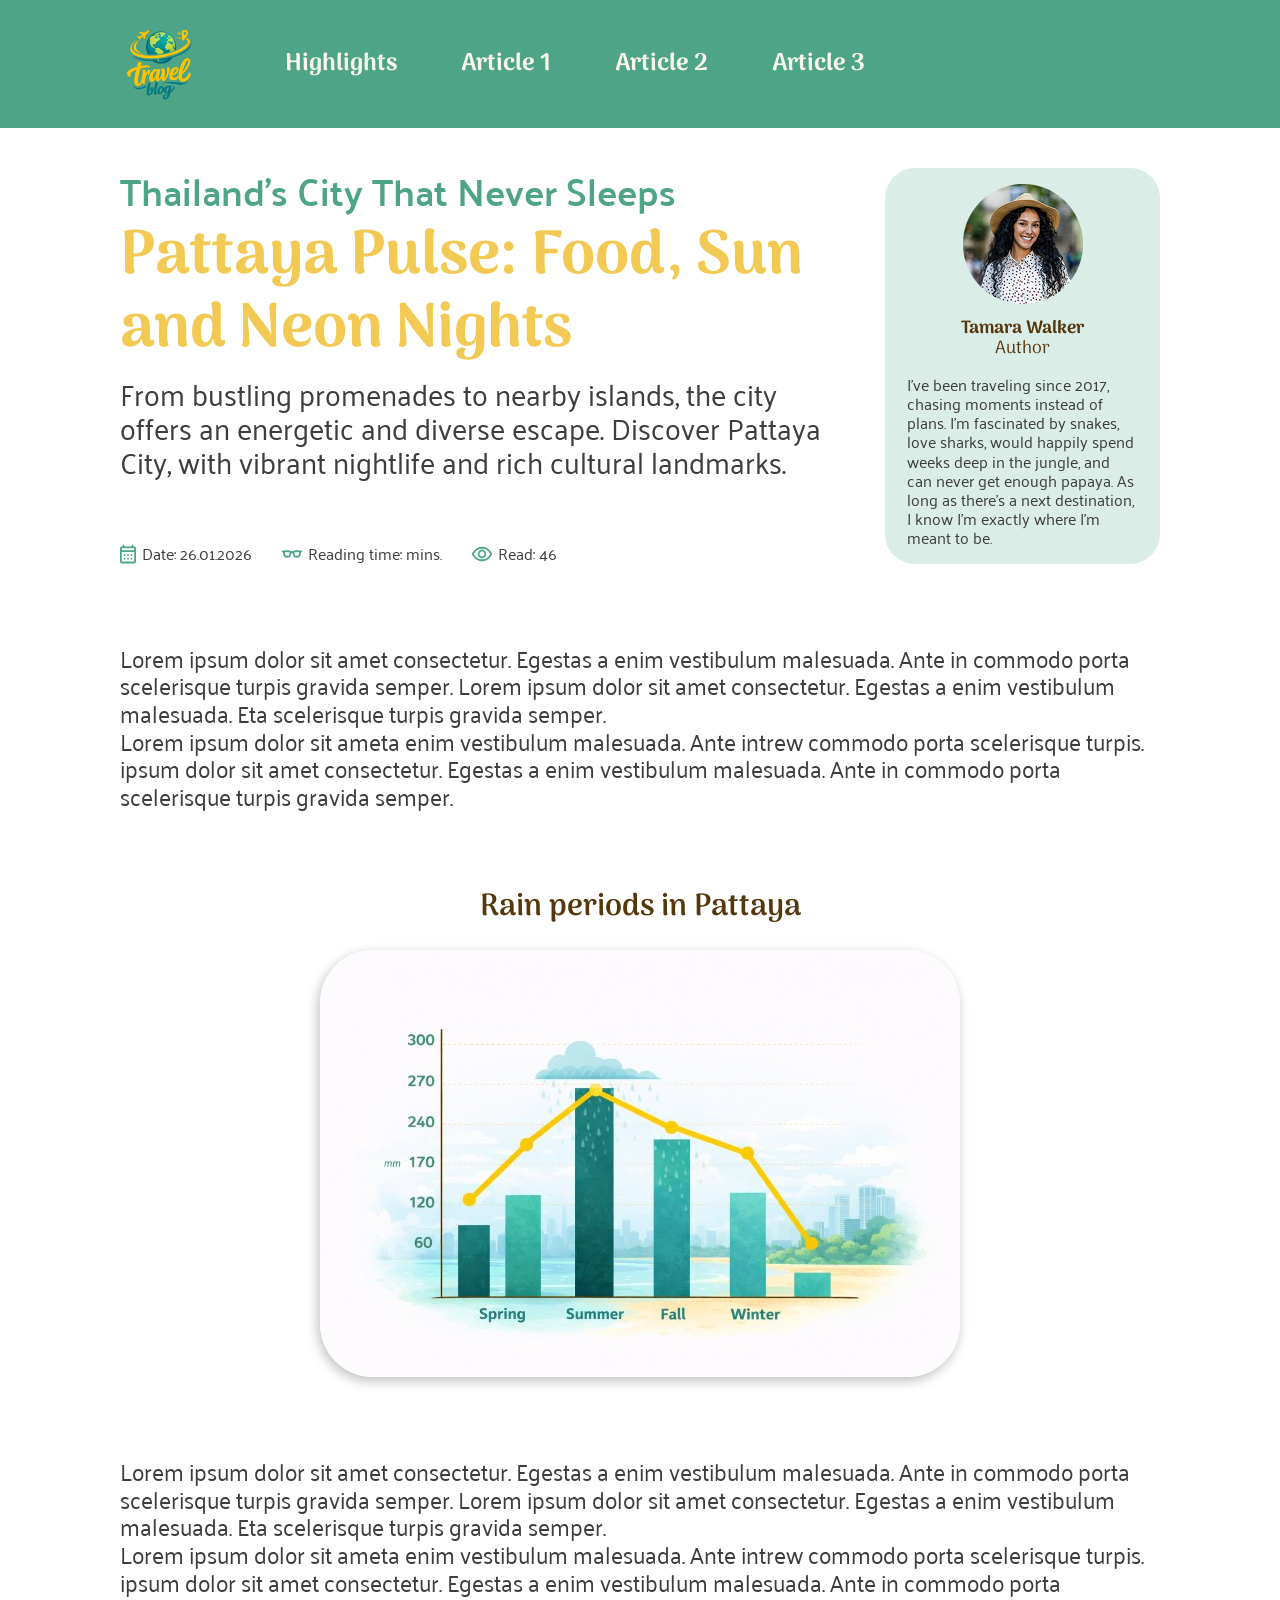
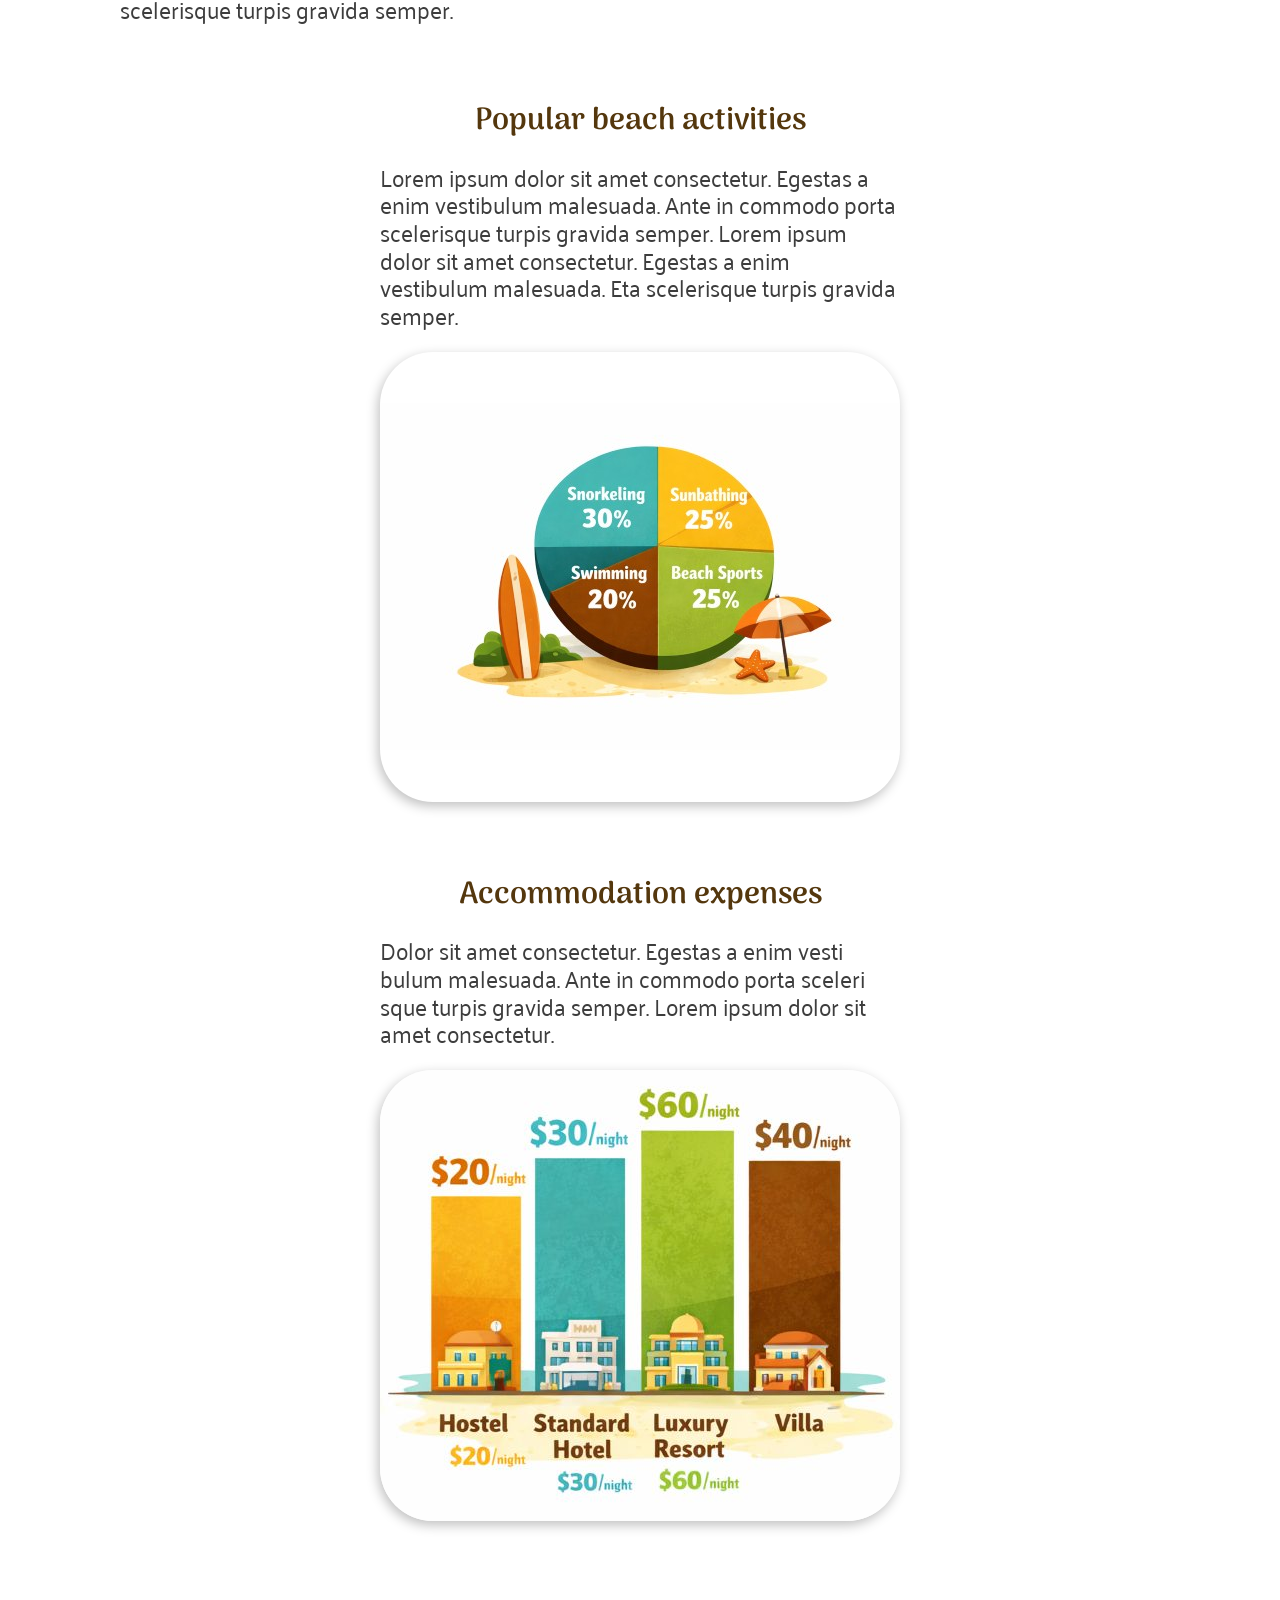
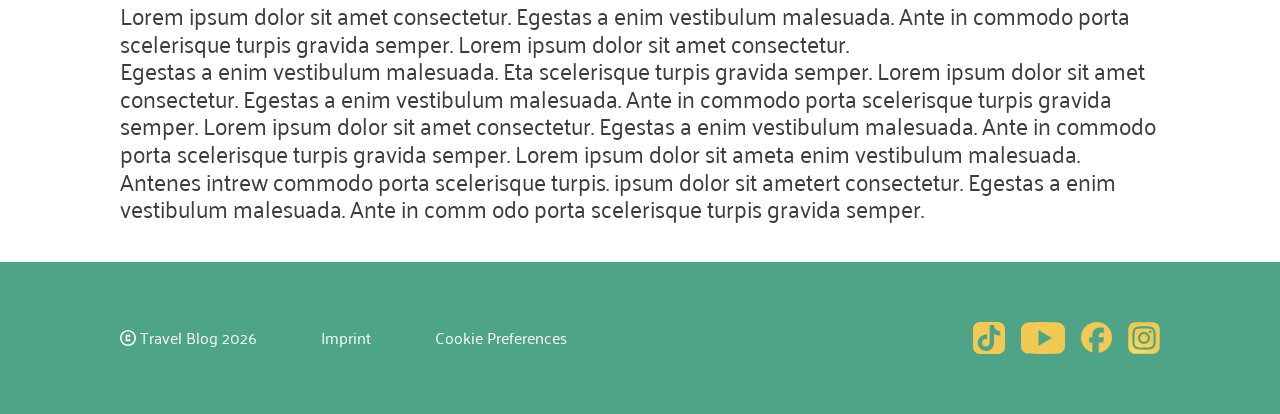
<file: page/pattaya.html>
<!doctype html>
<html lang="en">
    <head>
        <meta charset="UTF-8" />
        <meta name="viewport" content="width=device-width, initial-scale=1.0" />
        <title>Travelmate</title>

        <link rel="icon" type="image/x-icon" href="../assets/icons/favicon.png" />
        <link rel="stylesheet" href="../styles/variables.css" />
        <link rel="stylesheet" href="../styles/standard.css" />
        <link rel="stylesheet" href="../styles/fonts.css" />
        <link rel="stylesheet" href="../styles/page/page-definitions.css" />

        <link rel="stylesheet" href="../styles/components/header.css" />
        <link rel="stylesheet" href="../styles/components/content-main.css" />
        <link rel="stylesheet" href="../styles/components/footer.css" />
        <link rel="stylesheet" href="../styles/components/article-header.css" />

        <link rel="stylesheet" href="../styles/page/pattaya.css" />
    </head>
    <body>
        <!-- #region header -->
        <header>
            <nav>
                <a href="../index.html">
                    <img src="../assets/icons/favicon.png" alt="logo-icon" />
                </a>
                <ul>
                    <li>
                        <a href="../index.html">
                            <img class="nav-mobile" src="../assets/icons/mobile-home-icon.svg" alt="home button" />
                        </a>
                        <a class="nav-hover" href="../index.html#section-highlights">
                            <div class="nav-desktop">
                                <p>Highlights</p>
                                <img class="hover0" src="../assets/icons/hover-0.png" alt="hover-0" />
                            </div>
                        </a>
                    </li>
                    <li>
                        <a class="nav-hover" href="../page/beaches.html">
                            <img class="nav-mobile" src="../assets/icons/mobile-rocket-icon.svg" alt="rocket button" />
                            <div class="nav-desktop">
                                <p>Article 1</p>
                                <img class="hover1" src="../assets/icons/hover-1.png" alt="hover-1" />
                            </div>
                        </a>
                    </li>
                    <li>
                        <a class="nav-hover" href="../page/copenhagen.html">
                            <img class="nav-mobile" src="../assets/icons/mobile-help-icon.svg" alt="help button" />
                            <div class="nav-desktop">
                                <p>Article 2</p>
                                <img class="hover2" src="../assets/icons/hover-2.png" alt="hover-2" />
                            </div>
                        </a>
                    </li>
                    <li>
                        <a class="nav-hover" href="../page/pattaya.html">
                            <img
                                class="nav-mobile"
                                src="../assets/icons/mobile-contact-icon.svg"
                                alt="contact button"
                            />
                            <div class="nav-desktop">
                                <p>Article 3</p>
                                <img class="hover3" src="../assets/icons/hover-3.png" alt="hover-3" />
                            </div>
                        </a>
                    </li>
                </ul>
            </nav>
        </header>
        <!-- #endregion header -->

        <!-- #region content-main -->
        <section class="content-main">
            <section class="content-main-section section-header">
                <div class="header-text-aside">
                    <!-- 1st div =  Container for desktop flexbox -->
                    <div class="header-text">
                        <h2>Thailand’s City That Never Sleeps</h2>
                        <h1>Pattaya Pulse: Food, Sun and Neon Nights</h1>
                        <p>
                            From bustling promenades to nearby islands, the city offers an energetic and diverse escape.
                            Discover Pattaya City, with vibrant nightlife and rich cultural landmarks.
                        </p>
                    </div>
                    <aside class="header-facts">
                        <div class="date">
                            <img src="../assets/icons/calendar-icon.svg" alt="calendar-icon" />
                            <p>Date: 26.01.2026</p>
                        </div>
                        <div class="reading-time">
                            <img src="../assets/icons/eyeglasses-icon.svg" alt="reading-time-icon" />
                            <p>Reading time: mins.</p>
                        </div>
                        <div class="read">
                            <img src="../assets/icons/visibility-icon.svg" alt="reading-time-icon" />
                            <p>Read: 46</p>
                        </div>
                    </aside>
                </div>

                <div class="section-author">
                    <img src="../assets/img/avatar-wallker.png" alt="picture-of-author" />
                    <div class="name">
                        <h4>Tamara Walker</h4>
                        <h4 class="title">Author</h4>
                    </div>
                    <p>
                        I've been traveling since 2017, chasing moments instead of plans. I'm fascinated by snakes, love
                        sharks, would happily spend weeks deep in the jungle, and can never get enough papaya. As long
                        as there's a next destination, I know I'm exactly where I'm meant to be.
                    </p>
                </div>
            </section>
            <section class="content-main-section section-p-1">
                <p>
                    Lorem ipsum dolor sit amet consectetur. Egestas a enim vestibulum malesuada. Ante in commodo porta
                    scelerisque turpis gravida semper. Lorem ipsum dolor sit amet consectetur. Egestas a enim vestibulum
                    malesuada. Eta scelerisque turpis gravida semper.<br />Lorem ipsum dolor sit ameta enim vestibulum
                    malesuada. Ante intrew commodo porta scelerisque turpis. ipsum dolor sit amet consectetur. Egestas a
                    enim vestibulum malesuada. Ante in commodo porta scelerisque turpis gravida semper.
                </p>
            </section>
            <section class="content-main-section section-stats-1">
                <h3>Rain periods in Pattaya</h3>
                <img src="../assets/img/rain-periods-pattaya.jpg" alt="rain-stats-pattaya-img" />
            </section>
            <section class="content-main-section section-p-2">
                <p>
                    Lorem ipsum dolor sit amet consectetur. Egestas a enim vestibulum malesuada. Ante in commodo porta
                    scelerisque turpis gravida semper. Lorem ipsum dolor sit amet consectetur. Egestas a enim vestibulum
                    malesuada. Eta scelerisque turpis gravida semper.<br />Lorem ipsum dolor sit ameta enim vestibulum
                    malesuada. Ante intrew commodo porta scelerisque turpis. ipsum dolor sit amet consectetur. Egestas a
                    enim vestibulum malesuada. Ante in commodo porta scelerisque turpis gravida semper.
                </p>
            </section>
            <section class="content-main-section section-stats-more">
                <div>
                    <h3>Popular beach activities</h3>
                    <p>
                        Lorem ipsum dolor sit amet consectetur. Egestas a enim vestibulum malesuada. Ante in commodo
                        porta scelerisque turpis gravida semper. Lorem ipsum dolor sit amet consectetur. Egestas a enim
                        vestibulum malesuada. Eta scelerisque turpis gravida semper.
                    </p>
                    <img src="../assets/img/stats-beach-activities.jpg" alt="beach-activity-stats-img" />
                </div>
                <div>
                    <h3>Accommodation expenses</h3>
                    <p>
                        Dolor sit amet consectetur. Egestas a enim vesti bulum malesuada. Ante in commodo porta sceleri
                        sque turpis gravida semper. Lorem ipsum dolor sit amet consectetur.
                    </p>
                    <img src="../assets/img/stats-expenses.jpg" alt="expenses-stats-img" />
                </div>
            </section>
            <section class="content-main-section section-p-3">
                <p>
                    Lorem ipsum dolor sit amet consectetur. Egestas a enim vestibulum malesuada. Ante in commodo porta
                    scelerisque turpis gravida semper. Lorem ipsum dolor sit amet consectetur.<br />Egestas a enim
                    vestibulum malesuada. Eta scelerisque turpis gravida semper. Lorem ipsum dolor sit amet consectetur.
                    Egestas a enim vestibulum malesuada. Ante in commodo porta scelerisque turpis gravida semper. Lorem
                    ipsum dolor sit amet consectetur. Egestas a enim vestibulum malesuada. Ante in commodo porta
                    scelerisque turpis gravida semper. Lorem ipsum dolor sit ameta enim vestibulum malesuada. Antenes
                    intrew commodo porta scelerisque turpis. ipsum dolor sit ametert consectetur. Egestas a enim
                    vestibulum malesuada. Ante in comm odo porta scelerisque turpis gravida semper.
                </p>
            </section>
        </section>
        <!-- #endregion content-main -->
        <section class="fillspace"></section>
        <!-- #region footer -->
        <footer>
            <div>
                <div class="footer-copyright">
                    <ul>
                        <li>
                            <a href="../page/imprint.html"> <p>Imprint</p></a>
                        </li>
                        <li class="cookies">
                            <p>Cookie Preferences</p>
                        </li>
                        <li class="copyright">
                            <img src="../assets/icons/copyright-icon.svg" alt="copyright-icon" />
                            <p>Travel Blog 2026</p>
                        </li>
                    </ul>
                </div>
                <div class="footer-social">
                    <a href="https://www.tiktok.com/de-DE/" target="_blank">
                        <img src="../assets/icons/socials-tiktok-icon.svg" alt="tiktok-icon" />
                    </a>
                    <a href="https://www.youtube.com/" target="_blank">
                        <img src="../assets/icons/socials-youtube-icon.svg" alt="youtube-icon" />
                    </a>
                    <a href="https://www.facebook.com/" target="_blank">
                        <img src="../assets/icons/socials-facebook-icon.svg" alt="facebook-icon" />
                    </a>
                    <a href="https://www.instagram.com/" target="_blank">
                        <img src="../assets/icons/socials-instagram-icon.svg" alt="instagram-icon" />
                    </a>
                </div>
            </div>
        </footer>
        <!-- #endregion footer -->
    </body>
</html>
</file>
<file: styles/variables.css>
:root {
    /* <!-- #region colors --> */

    /* green #4ea487 */
    --color-main1: rgb(78, 164, 135);

    /* yellow #f1c953 */
    --color-main2: rgb(241, 201, 83);

    /* light-green #4ea48733 */
    --color-background: rgba(78, 164, 135, 0.2);

    /* very light-green ##4EA4874D */
    --color-bg-rslider: rgba(78, 164, 135, 0.302);
    
    /* brown #54370d */
    --text-color: rgb(84, 55, 13);

    /* grey #3d3d3d*/
    --paragraph-color: rgb(61, 61, 61);

    /* <!-- #endregion colors --> */

    /* <!-- #region border radius --> */

    --border-radius-desktop-bubble: 30px;
    --border-radius-mobile: 30px;

    /* <!-- #endregion border racius --> */

    /* <!-- #region ARTICLE fonts --> */
    --f-size-h1-desk: 4rem;
    --f-size-h2-desk: 2.5rem;
    --f-size-h3-desk: 2rem;
    --f-size-header-p-desk: 2rem;
    --f-size-h4-desk: 1.125rem;
    --f-size-author-p-desk: 1rem;
    --f-size-p-desk: 1.5rem;

    --f-size-h1-mobile: 2.5rem;
    --f-size-h2-mobile: 1.25rem;
    --f-size-h3-mobile: 1.25rem;
    --f-size-header-p-mobile: 1.125rem;
    --f-size-h4-mobile: 1rem;
    --f-size-author-p-mobile: 1rem;
    --f-size-p-mobile: 1rem;

    /* <!-- #endregion article fonts --> */

    /* #region faint-radio-slider */
    --fslider-height: 533px;
    --fslider-radio-size: 28px;
    --rslider-radio-size: 22px;
    --fslider-radio-border-radius: 20px;
    --fslider-radio-highlight: #f1c953;
    --fslider-radio-gap: 22px;
    --rslider-radio-gap: 8px;
    --fslider-radio-hover-w: 40px;
    /* #endregion faint-radio-slider */
}
</file>
<file: styles/standard.css>
* {
    box-sizing: border-box;
    position: relative;
    margin: 0;
    padding: 0;
    scroll-behavior: smooth;
}

html {
    font-size: 16px;
}
</file>
<file: styles/fonts.css>
/* arima-regular - latin */
@font-face {
    font-display: swap; /* Check https://developer.mozilla.org/en-US/docs/Web/CSS/@font-face/font-display for other options. */
    font-family: 'Arima';
    font-style: normal;
    font-weight: 400;
    src: url('../assets/fonts/arima-v7-latin-regular.woff2') format('woff2'); /* Chrome 36+, Opera 23+, Firefox 39+, Safari 12+, iOS 10+ */
}
/* arima-600 - latin */
@font-face {
    font-display: swap; /* Check https://developer.mozilla.org/en-US/docs/Web/CSS/@font-face/font-display for other options. */
    font-family: 'Arima';
    font-style: normal;
    font-weight: 600;
    src: url('../assets/fonts/arima-v7-latin-600.woff2') format('woff2'); /* Chrome 36+, Opera 23+, Firefox 39+, Safari 12+, iOS 10+ */
}
/* arima-700 - latin */
@font-face {
    font-display: swap; /* Check https://developer.mozilla.org/en-US/docs/Web/CSS/@font-face/font-display for other options. */
    font-family: 'Arima';
    font-style: normal;
    font-weight: 700;
    src: url('../assets/fonts/arima-v7-latin-700.woff2') format('woff2'); /* Chrome 36+, Opera 23+, Firefox 39+, Safari 12+, iOS 10+ */
}
/* palanquin-regular - latin */
@font-face {
    font-display: swap; /* Check https://developer.mozilla.org/en-US/docs/Web/CSS/@font-face/font-display for other options. */
    font-family: 'Palanquin';
    font-style: normal;
    font-weight: 400;
    src: url('../assets/fonts/palanquin-v17-latin-regular.woff2') format('woff2'); /* Chrome 36+, Opera 23+, Firefox 39+, Safari 12+, iOS 10+ */
}
/* palanquin-500 - latin */
@font-face {
    font-display: swap; /* Check https://developer.mozilla.org/en-US/docs/Web/CSS/@font-face/font-display for other options. */
    font-family: 'Palanquin';
    font-style: normal;
    font-weight: 500;
    src: url('../assets/fonts/palanquin-v17-latin-500.woff2') format('woff2'); /* Chrome 36+, Opera 23+, Firefox 39+, Safari 12+, iOS 10+ */
}
/* palanquin-600 - latin */
@font-face {
    font-display: swap; /* Check https://developer.mozilla.org/en-US/docs/Web/CSS/@font-face/font-display for other options. */
    font-family: 'Palanquin';
    font-style: normal;
    font-weight: 600;
    src: url('../assets/fonts/palanquin-v17-latin-600.woff2') format('woff2'); /* Chrome 36+, Opera 23+, Firefox 39+, Safari 12+, iOS 10+ */
}
/* palanquin-700 - latin */
@font-face {
    font-display: swap; /* Check https://developer.mozilla.org/en-US/docs/Web/CSS/@font-face/font-display for other options. */
    font-family: 'Palanquin';
    font-style: normal;
    font-weight: 700;
    src: url('../assets/fonts/palanquin-v17-latin-700.woff2') format('woff2'); /* Chrome 36+, Opera 23+, Firefox 39+, Safari 12+, iOS 10+ */
}
/* palanquin-dark-600 - latin */
@font-face {
    font-display: swap; /* Check https://developer.mozilla.org/en-US/docs/Web/CSS/@font-face/font-display for other options. */
    font-family: 'Palanquin Dark';
    font-style: normal;
    font-weight: 600;
    src: url('../assets/fonts/palanquin-dark-v17-latin-600.woff2') format('woff2'); /* Chrome 36+, Opera 23+, Firefox 39+, Safari 12+, iOS 10+ */
}
</file>
<file: styles/components/header.css>
/* #region header */
header {
    nav {
        display: flex;
        justify-content: center;
        height: 70px;
        background-color: var(--color-main1);
    }

    a {
        display: flex;
        align-items: center;
        height: 100%;
        text-decoration: none;

        p {
            font-family: "Arima";
            font-weight: 700;
            font-size: 1.5rem;
            color: #f8f5eb;
        }
    }

    .nav-hover:hover {
        p {
            color: var(--color-main2);
        }

        .nav-desktop > img {
            transition: all 200ms ease-in-out;
            opacity: 1;
        }
    }

    .nav-hover:active {
        p {
            color: #f8f5eb;
        }
    }

    img {
        height: 56px;
        width: 56px;
    }

    ul {
        transition: all 150ms ease-in-out;

        display: flex;
        align-items: center;
        justify-content: center;

        position: fixed;
        bottom: 0;
        z-index: 3;

        width: 100%;
        height: 88px;
        gap: 48px;

        background-color: var(--color-main2);
        list-style-type: none;

        li {
            display: flex;
            height: 100%;
            align-items: center;

            img {
                height: 40px;
                width: 40px;
            }
        }
    }
}

/* mobile-first: do not show desktop version of nav-bar */
.nav-desktop {
    display: none;
}
/* #endregion header */

/* #region media queries */
@media screen and (min-width: 769px) {
    p,
    li,
    a {
        color: var(--paragraph-color);
    }
    /* #region header min-width: 769px */
    .nav-desktop {
        display: flex;
        flex-direction: column;
        align-items: center;
        position: relative;

        img {
            position: absolute;
            object-fit: contain;
            width: calc(100% + 50px);

            opacity: 0;
            transition: all 200ms ease-in-out;
        }

        .hover0 {
            top: 5px;
        }
        .hover1 {
            bottom: 19px;
        }
        .hover2 {
            top: 15px;
        }
        .hover3 {
            top: -24px;
            height: 80px;
        }
    }

    .nav-mobile {
        display: none;
    }

    header {
        nav {
            height: 128px;
            padding: 0px clamp(20px, calc((100vw - 400px) * 100 / 840 + 20px), 120px);
            justify-content: flex-start;
            gap: clamp(56px, calc((100vw - 800px) * 46 / 600 + 56px), 102px);
        }

        ul {
            transition: all 0s ease-in-out; /* desktop -> mobile transition only unidirectional */

            position: relative;
            height: 100%;
            width: auto;
            gap: clamp(32px, calc((100vw - 800px) * 40 / 600 + 32px), 72px);
            background-color: #00000000;
        }

        img {
            height: 72px;
            width: 72px;
            padding-left: 6px;
        }
    }
    /* #endregion header min-width: 769px */
}

@media screen and (min-width: 1440px) {
    header {
        nav {
            padding: 0px max(calc(50% - 600px), 120px);
        }
    }
}

/* OPTIONAL media query */
@media screen and (max-width: 319px) {
    header {
        ul {
            height: clamp(20px, calc(100vw * 68 / 319 + 20px), 88px);
            transition: all 0s ease-in-out;

            gap: clamp(5px, calc(33vw * 43 / 319 + 5px), 48px);

            li img {
                width: clamp(16px, calc(60vw * 24 / 319 + 16px), 40px);
                height: clamp(16px, calc(60vw * 24 / 319 + 16px), 40px);
            }
        }
    }
}
/* #endregion media queries */
</file>
<file: styles/components/content-main.css>
body {
    height: 100svh;
    /* height: ; */
    display: flex;
    flex-direction: column;
}

.content-main {
    display: flex;
    flex-direction: column;
    align-items: center;
    width: 100%;
}

.fillspace {
    height: 100%;
}

/* smooth content limitation for content sections with up to 120px padding */
/* |  |<---------- 1440 ---------->|  | */
/* |  |            Hero            |  | */
/* |  |<-120| Content (desk) |120->|  | */
/* |  |<- 20| Content (mobi) | 20->|  | */

.content-main-section {
    width: 100%;
    /* padding desktop/mobile top/bottom 80px -> 40px & left/right 120px -> 20px */
    padding: clamp(20px, calc((100vw - 400px) * (40 - 20) / 820 + 20px), 40px)
        clamp(20px, calc((100vw - 400px) * 100 / 840 + 20px), 120px);
}

@media screen and (min-width: 1441px) {
    .content-main-section {
        padding: 40px max(calc(50% - 720px + 120px), 120px);
    }
}
</file>
<file: styles/components/footer.css>
/* #region footer */
footer {
    background-color: var(--color-main1);
    width: 100%;
    display: flex;
    align-items: center;

    > div {
        width: 100%;
        height: 222px;
        padding: 24px clamp(30px, calc((100vw - 400px) * 96 / 840 + 24px), 120px);
        padding-bottom: 112px;

        display: flex;
        justify-content: space-between;
        align-items: flex-end;
    }

    p {
        color: white;
        font-size: 1rem;
    }

    a {
        text-decoration: none;
        color: white;
        font-family: "Palanquin";
        font-size: 1rem;
    }

    .footer-copyright {
        display: flex;
        align-items: center;
        ul {
            display: flex;
            align-items: flex-start;
            list-style-type: none;
            display: flex;
            flex-direction: column;
            gap: 8px;
        }

        img {
            height: 16px;
        }

        .copyright {
            display: flex;
            align-items: center;
            gap: 4px;
        }
    }
    .footer-social {
        display: flex;
        align-items: flex-end;
        justify-content: flex-end;
        gap: clamp(8px, 3.5vw, 16px);

        img {
            height: 24px;
        }
        a {
            display: flex;
            align-items: center;
        }
    }
}
/* #endregion footer */

/* #region media queries */
@media screen and (min-width: 1441px) {
    footer {
        > div {
            padding: 24px max(calc(50% - 720px + 120px), 120px);
        }
    }
}

@media screen and (min-width: 769px) {
    footer {
        margin-bottom: 0;
        align-items: center;

        > div {
            height: 152px;
            align-items: center;
            padding-bottom: 24px;
        }

        .footer-copyright ul {
            display: flex;
            flex-direction: row;
            align-items: center;
            gap: clamp(8px, 5vw, 72px);
        }

        .copyright {
            order: -2;
            font-size: 1.125rem;
        }

        .footer-social {
            img {
                height: 32px;
            }

            a {
                display: flex;
                align-items: center;
            }
        }
    }
}

@media screen and (min-width: 320px) and (max-width: 374px) {
    footer {
        div {
            flex-direction: column;
            align-items: center;
            justify-content: center;

            gap: 5px;

            .footer-copyright {
                align-items: flex-start;
                ul {
                    .cookies {
                        display: none;
                    }
                    .copyright {
                        order: -2;
                    }
                }
            }

            .footer-social {
                flex-direction: row;
                align-items: space-between;
            }
        }
    }
}

/* OPTIONAL media query */
@media screen and (max-width: 319px) {
    footer {
        > div {
            height: clamp(168px, calc(100vw * 54 / 319 + 168px), 222px);
            padding: 0;
            padding-bottom: clamp(20px, calc(100vw * 68 / 319 + 20px), 88px);
            flex-direction: column;
            align-items: center;
            justify-content: center;

            gap: 5px;
            .footer-copyright {
                align-items: center;

                ul {
                    .cookies {
                        display: none;
                    }
                    .copyright {
                        order: -2;
                    }
                    a,
                    p {
                        font-size: clamp(0.5rem, calc(100vw * 0.5 / 20 + 0.5rem), 1rem);
                    }
                }
            }

            .footer-social {
                flex-direction: row;
                justify-content: center;
                align-items: space-between;

                width: 100%;
                img {
                    width: clamp(16px, calc(100vw * 16 / 319 + 16px), 32px);
                }
            }
        }
    }
}
/* #endregion footer min-width: 769px*/

/* #endregion media queries */
</file>
<file: style.css>
/* #region global */
/* global definitions for all sub-pages are located in ./styles/page/page-definitions.css */
/* font size variables are only applicable for /page */
h1 {
    font-family: "Arima";
    font-weight: 700;
    font-size: 3.75rem;
    /* NOTE: h1 does not exist in mobile */
    font-size: clamp(
        var(--f-size-h1-mobile),
        calc((100vw - 25rem) * (3.75 - 2.5) / (87.5 - 25) + var(--f-size-h1-mobile)),
        3.75rem
    );
    color: var(--text-color);
    line-height: 120%;
}

h2 {
    font-family: "Arima";
    font-weight: 700;
    font-size: clamp(2.5rem, calc((100vw - 25rem) * 0.75 / (87.5 - 25) + 2.5rem), 3.25rem);
    color: var(--color-main1);
}

h3 {
    font-family: "Palanquin Dark";
    font-weight: 600;
    font-size: clamp(1.75rem, calc((100vw - 25rem) * 1.25 / (87.5 - 25) + 1.75rem), 3rem);
    line-height: 100%;
    color: #ffffff;
}

h4 {
    font-family: "Palanquin";
    font-weight: 400;
    font-size: clamp(1.25rem, calc((100vw - 25rem) * 0.5 / (87.5 - 25) + 1.25rem), 1.75rem);
    line-height: 100%;
    color: #ffffff;
}

p {
    font-family: "Palanquin";
    font-weight: 500;
    font-size: clamp(1rem, calc((100vw - 25rem) * 0.5 / (87.5 - 25) + 1rem), 1.5rem);
    color: var(--text-color);
    line-height: 110%;
}
/* #endregion global */

/* #region content-main */
.section-landing {
    padding: 0 calc(50% - 720px);
    margin-bottom: 40px;
    height: 540px;

    position: relative;
    overflow: hidden;

    /* place the background image into a container to align it to the right, while overlay is aligned to the left */
    .landing-bg {
        position: relative;
        img {
            right: clamp(-410px, calc((100vw - 400px) * 410 / 1040 - 410px), 0px);
        }
    }

    .landing-headline {
        height: clamp(275px, calc((100vw - 400px) * 265 / 550 + 275px), 540px);
    }

    .landing-overlay {
        position: absolute;
        top: 0;
    }

    .landing-icon {
        /* school was a while ago... f(x) = (x-x1) * (y2 - y1) / (x2 - x1) + y1 */
        left: min(clamp(50px, calc((100vw - 400px) * 400 / 550 + 50px), 450px), 450px);
        top: clamp(90px, calc((100vw - 400px) * 135 / 1040 + 90px), 225px);
    }

    .landing-txt {
        display: none;
    }

    .landing-overlay-bg {
        height: clamp(51%, calc((100vw - 400px) * 270 / 550 + 51%), 100%);
        left: clamp(-100px, calc((100vw - 400px) * 100 / 1040 - 100px), 0px);
    }
}

.section-highlights {
    height: calc(2 * clamp(20px, calc((100vw - 400px) * (40 - 20) / 820 + 20px), 40px) + 782px);
    width: 100%;

    display: flex;
    flex-direction: column;
    justify-content: center;
    align-items: center;

    > div {
        display: flex;
        justify-content: center;
        align-items: center;
        gap: 8px;
        padding-bottom: clamp(24px, calc((769px - 100vw) * 8 / 369 + 24px), 32px);
        img {
            height: clamp(40px, calc(100vw * 48px / 769px), 48px);
            width: clamp(40px, calc(100vw * 48px / 769px), 48px);
        }
    }

    > p {
        text-align: center;
        display: none;
        padding-bottom: clamp(0px, calc(100vw * 88 / 1440), 88px);
    }

    /* #region faint-radio-slider  */
    .faint_radio {
        position: relative;
        border-top-right-radius: 100px;

        width: 100%;
        height: var(--fslider-height);

        /* hides the corner radius */
        overflow: hidden;
    }

    .faint_radio {
        display: flex;
        justify-content: center;
        /* e.g. (hover(40) - width(28))/2 -> 6px must be removed from target gap */
        gap: calc(var(--fslider-radio-gap) - calc((var(--fslider-radio-hover-w) - var(--fslider-radio-size)) / 2));

        .radio_space {
            display: flex;
            align-items: flex-end;
            justify-content: center;
            width: var(--fslider-radio-hover-w);
            height: 100%;
        }

        input {
            /* move slider buttons above element layer */
            z-index: 2;

            appearance: none;
            background-color: #ffffff;
            margin: 44px 0;
            width: var(--fslider-radio-size);
            height: var(--fslider-radio-size);
            border-radius: var(--fslider-radio-border-radius);
        }
    }

    .faint_radio input:hover {
        width: var(--fslider-radio-hover-w);
        background-color: var(--fslider-radio-highlight);
    }

    /* set up selection */
    .faint_radio input[type="radio"] {
        display: grid;
        place-content: center;
    }

    /* design selection */
    .faint_radio input[type="radio"]::before {
        content: "";
        width: var(--fslider-radio-hover-w);
        height: var(--fslider-radio-size);
        border-radius: 20px;
        transition: 120ms transform ease-in-out;

        /* set the shadow "too big" (overflow circle) and still hide it */
        box-shadow: inset 2em 2em var(--fslider-radio-highlight);
        transform: scale(0);
    }

    /* show selection */
    .faint_radio input[type="radio"]:checked::before {
        transform: scale(1);
    }

    .faint_radio_wrapper {
        width: 100%;
        height: 100%;

        /* parent is relative, so this will make visibility only to slider area */
        position: absolute;

        transition: all 0.5s ease-in-out;
    }

    .faint_radio_element {
        position: absolute;
        width: 100%;
        height: 100%;

        img {
            width: 100%;
            height: var(--fslider-height);
            object-fit: cover;
        }
    }

    .faint_radio_element_txt {
        position: absolute;
        z-index: 1;

        background: rgba(255, 255, 255, 0.2);
        backdrop-filter: blur(5px);
        border-left: 1px solid rgba(255, 255, 255);
        border-right: 1px solid rgba(255, 255, 255);

        padding: 16px 24px;
        margin: clamp(54px, calc(100vw * 39 / 1440 + 54px), 93px) clamp(16px, calc(100vw * 22 / 1440 + 16px), 38px);
        text-decoration: none;

        h3 {
            /* https://developer.mozilla.org/en-US/docs/Web/CSS/Reference/Properties/line-clamp */
            display: -webkit-box;
            line-clamp: 3;
            -webkit-line-clamp: 3;
            -webkit-box-orient: vertical;
            overflow: hidden;
            padding-bottom: 8px;
        }

        h4 {
            /* https://developer.mozilla.org/en-US/docs/Web/CSS/Reference/Properties/line-clamp */
            display: -webkit-box;
            line-clamp: 3;
            -webkit-line-clamp: 3;
            -webkit-box-orient: vertical;
            overflow: hidden;
        }
    }

    .faint_radio_element_txt:has(.show-hidden:hover) .show-hidden:hover {
        line-clamp: inherit;
        -webkit-line-clamp: inherit;
    }

    /* IMPORTANT to manage index for clickable URLs */
    .element_one {
        opacity: 1;
        z-index: 1;
    }

    .element_two,
    .element_three,
    .element_four {
        opacity: 0;
        z-index: 0;
    }

    /* we must use :has pseudo selector to reach parent of radion button, else we can't style it with a box */
    .radio_space:has(input[value="one"]:checked) ~ .faint_radio_wrapper {
        .element_one {
            opacity: 1;
            z-index: 1;

            transition: all 0.5s ease-in-out;
        }
        .element_two,
        .element_three,
        .element_four {
            transition: all 0.5s ease-in-out;
            opacity: 0;
            z-index: 0;
        }
    }

    .radio_space:has(input[value="two"]:checked) ~ .faint_radio_wrapper {
        .element_two {
            opacity: 1;
            z-index: 1;
            transition: all 0.5s ease-in-out;
        }
        .element_one,
        .element_three,
        .element_four {
            opacity: 0;
            z-index: 0;
            transition: all 0.5s ease-in-out;
        }
    }

    .radio_space:has(input[value="three"]:checked) ~ .faint_radio_wrapper {
        .element_three {
            opacity: 1;
            z-index: 1;
            transition: all 0.5s ease-in-out;
        }
        .element_one,
        .element_two,
        .element_four {
            opacity: 0;
            z-index: 0;
            transition: all 0.5s ease-in-out;
        }
    }

    .radio_space:has(input[value="four"]:checked) ~ .faint_radio_wrapper {
        .element_four {
            opacity: 1;
            z-index: 1;
            transition: all 0.5s ease-in-out;
        }
        .element_one,
        .element_two,
        .element_three {
            opacity: 0;
            z-index: 0;
            transition: all 0.5s ease-in-out;
        }
    }
    /* #endregion faint-radio-slider  */
}

/* #region FAQ */

.section-faq {
    width: 100%;
    padding-bottom: 80px;
    display: flex;
    flex-direction: column;
    align-items: center;
    gap: 32px;

    .faq-top {
        display: flex;
        flex-direction: row;
        align-items: flex-start;
        gap: 8px;

        h2 {
            line-height: 110%;
        }

        img {
            width: 40px;
        }
    }

    .faq-cards {
        width: 100%;
        display: flex;
        flex-direction: column;
        gap: 16px;

        details {
            background-color: var(--color-main2);
            border-radius: 12px;
            font-family: "Palanquin";
            font-weight: 700;
            font-size: 1rem;
            color: var(--text-color);
            padding: 16px 14px;
            line-height: 100%;
            display: flex;
            flex-direction: column;
        }

        summary {
            display: flex;
            justify-content: space-between;
            cursor: pointer;
            list-style: none;
            align-items: center;
            line-height: 100%;
        }

        summary::after {
            display: flex;
            content: "";
            height: 24px;
            width: 24px;
            flex-shrink: 0;
            background-image: url("./assets/icons/faq-arrow.png");
            background-repeat: no-repeat;
            background-position: center;
            transition: transform 0.5s;
        }

        details[open] summary::after {
            transform: rotate(180deg);
        }

        p {
            background-color: white;
            border-radius: 5px;
            line-height: 120%;
            margin-top: 8px;
            padding: 4px 10px;
            font-size: 1rem;
        }
    }
}

/* #endregion FAQ */

/* #endregion content-main */

/* #region media queries */
@media screen and (min-width: 1441px) {
    .section-landing {
        padding: 0 calc(50% - 720px);

        .landing-icon {
            /* school was a while ago... f(x) = (x-x1) * (y2 - y1) / (x2 - x1) + y1 */
            left: 450px;
            top: 225px;
        }

        .landing-overlay-bg {
            /* left: max(calc(50% - 720px), 0); */
            left: calc(50% - 720px);
        }
    }
}

@media screen and (min-width: 1201px) {
}

@media screen and (min-width: 769px) {
    p,
    li,
    a {
        color: var(--paragraph-color);
    }

    /* #region content-main min-width: 769px*/
    .section-highlights {
        > p {
            display: block;
        }
    }

    .section-faq {
        gap: 48px;

        .faq-top {
            img {
                width: 48px;
            }
        }
    }
    summary {
        font-size: 1.5rem;
    }

    .section-landing {
        .landing-txt {
            display: contents;

            display: flex;
            flex-direction: column;
            justify-content: center;
            height: 540px;
            width: clamp(310px, calc((100vw - 769px) * 140 / 671 + 313px), 450px);
            gap: 32px;

            padding-left: clamp(20px, calc((100vw - 400px) * 100 / 1040 + 20px), 120px);

            h4 {
                font-family: "Palanquin";
                font-weight: 500;
                line-height: 110%;
                color: var(--text-color);
            }
        }
    }
    /* #endregion content-main min-width: 769px*/
}

/* OPTIONAL media query */
@media screen and (max-width: 319px) {
    .section-highlights > div {
        img {
            width: clamp(16px, 40px * 100vw / 319px, 40px);
            height: clamp(16px, 40px * 100vw / 319px, 40px);
        }
    }

    h1,
    h2 {
        font-size: clamp(1rem, calc(100vw * (4 - 1) / 52.5 + 1rem), (var(--f-size-h1-mobile)));
    }

    h3 {
        font-size: clamp(1rem, calc(100vw * (1.75 - 1) / 52.5 + 1rem), 1.75);
    }

    summary,
    h4,
    p,
    li,
    a {
        font-size: clamp(0.5rem, calc(100vw * 0.5 / 52.5 + 0.5rem), var(--f-size-p-mobile));
    }
}
/* #endregion media queries */
</file>
<file: styles/page/page-definitions.css>
/* global definitions for all sub-pages that are not index.html */
/* NOTE: clamp diff-size cant be done with variables */
h1 {
    font-family: "Arima";
    font-weight: 700;
    font-size: clamp(
        var(--f-size-h1-mobile),
        calc((100vw - 25rem) * (4 - 2.5) / (87.5 - 25) + var(--f-size-h1-mobile)),
        var(--f-size-h1-desk)
    );

    color: var(--color-main2);
    line-height: 120%;
}

h2 {
    font-family: "Palanquin";
    font-weight: 600;
    font-size: clamp(
        var(--f-size-h2-mobile),
        calc((100vw - 25rem) * (2.5 - 1.25) / (87.5 - 25) + var(--f-size-h2-mobile)),
        var(--f-size-h2-desk)
    );

    color: var(--color-main1);
}

h3 {
    font-family: "Arima";
    font-weight: 600;
    font-size: clamp(var(--f-size-h3-mobile), calc((var(--f-size-h3-desk) * 100vw / 840px)), var(--f-size-h3-desk));
    font-size: clamp(
        var(--f-size-h3-mobile),
        calc((100vw - 25rem) * (2 - 1.25) / (87.5 - 25) + var(--f-size-h3-mobile)),
        var(--f-size-h3-desk)
    );

    color: var(--text-color);
    line-height: 120%;
}

h4 {
    font-family: "Arima";
    font-weight: 700;
    font-size: clamp(var(--f-size-h4-mobile), calc((var(--f-size-h4-desk) * 100vw / 840px)), var(--f-size-h4-desk));
    font-size: clamp(
        var(--f-size-h4-mobile),
        calc((100vw - 25rem) * (1.125 - 1) / (87.5 - 25) + var(--f-size-h4-mobile)),
        var(--f-size-h4-desk)
    );
    color: var(--text-color);
}

p,
li,
a {
    font-family: "Palanquin";
    font-weight: 400;
    font-size: clamp(var(--f-size-p-mobile), calc((var(--f-size-p-desk) * 100vw / 840px)), var(--f-size-p-desk));
    font-size: clamp(
        var(--f-size-p-mobile),
        calc((100vw - 25rem) * (1.5 - 1) / (87.5 - 25) + var(--f-size-p-mobile)),
        var(--f-size-p-desk)
    );
    color: var(--text-color);
    line-height: 120%;
}

/* #region media queries */
@media screen and (min-width: 769px) {
    p,
    li,
    a {
        color: var(--paragraph-color);
    }
}

/* OPTIONAL media query */
@media screen and (max-width: 319px) {
    h1,
    h2,
    h3 {
        font-size: clamp(1rem, calc(100vw * (2.5 - 1) / 52.5 + 1rem), (var(--f-size-h1-mobile)));
    }

    h4,
    p,
    li,
    a {
        font-size: clamp(0.5rem, calc(100vw * 0.5 / 52.5 + 0.5rem), var(--f-size-p-mobile));
    }
}
/* #endregion media queries */
</file>
<file: styles/components/article-header.css>
.section-header {
    height: 100%;
    width: 100%;
    display: flex;
    flex-direction: column;
    gap: 24px;

    > div {
        display: flex;
        flex-direction: column;
        justify-content: center;
        text-align: left;
    }

    .header-text-aside {
        gap: 24px;
    }

    p {
        font-size: clamp(1.125rem, calc((100vw - 50rem) * (2 - 1.125) / 40) + 1.125rem, 2rem);
    }

    h2 {
        line-height: 120%;
    }
    .header-text {
        height: 100%;
        display: flex;
        flex-direction: column;
        gap: 8px;
    }
}

.section-author {
    width: 100%;
    background-color: var(--color-background);
    border-radius: var(--border-radius-mobile);

    display: flex;
    flex-direction: column;
    align-items: center;
    gap: 16px;
    padding: 16px 8px;

    p,
    h4 {
        text-align: center;
    }

    .title {
        font-weight: 400;
        line-height: 120%;
    }

    .name {
        gap: 0;
        line-height: 110%;
    }
}

.header-facts {
    width: 100%;
    display: flex;
    gap: clamp(16px, calc((100vw - 400px) * 16 / 1000 + 16px), 32px);
    flex-wrap: wrap;

    div {
        display: flex;
        flex-direction: row;
        gap: 6px;
    }
    .date img {
        width: 16px;
    }
    .reading-time img {
        width: 20px;
    }
    .read img {
        width: 20px;
    }
}

/* #region media queries */
@media screen and (min-width: 769px) {
    .section-header {
        display: flex;
        flex-direction: row;
        justify-content: space-between;

        .header-text {
            max-width: 900px;
        }

        p {
            width: 95%;
        }

        aside p {
            font-size: 1rem;
        }

        .section-author {
            padding: 16px 16px;
            max-width: 275px;

            p {
                font-size: 1rem;
                text-align: left;
            }
        }
    }
}
/* #endregion media queries */
</file>
<file: styles/components/pro-tipps.css>
.section-pro-tipps {
    height: 100%;
    width: 100%;

    /* as in other clamps: use linear function f(x) = m(x-x0)+y0 with m = (y2 - y1) / (x2 - x1)*/
    padding: 0 clamp(0px, calc((100vw - 400px) * 33.5 / (1400 - 400)), 33.5px);

    display: flex;
    flex-direction: column;
    justify-content: center;
    align-items: flex-start;

    position: relative;

    .pro-tipps-icon {
        /* position: absolute; */
        display: flex;
        align-items: center;
        justify-content: center;
        background-color: var(--color-main1);

        gap: 8px;
        border-radius: 10px;
        height: 66px;
        width: 196px;

        transform: rotate(-12deg);
        top: 6px;
        /* left: 0px; */

        p {
            color: var(--color-main2);
            font-size: 1.75rem;
            font-weight: 700;
        }

        img {
            width: 50px;
            height: 50px;
        }
    }

    .pro-tipps-ol-spacing {
        padding-left: clamp(0px, calc(100vw - 400px) * (50 / 1000), 50px);
    }

    ol {
        background-color: var(--color-background);
        border-radius: 30px;

        /* school was a while ago... f(x) = (x-x1) * (y2 - y1) / (x2 - x1) + y1 */
        padding: clamp(24px, calc((100vw - 400px) * 2 / 1000 + 24px), 26px) clamp(23px, calc((100vw * 27 / 900 + 23px)), 50px);

        a {
            text-decoration: none;
            color: var(--color-main1);
            font-weight: 700;
        }
    }
}
</file>
<file: styles/page/beaches.css>
/* #region content-main */
.section-article {
    article {
        display: flex;
        flex-direction: column;
        align-items: center;
        gap: 32px;

        .list {
            width: min(1000px, 100%);
            display: flex;
            flex-direction: column;
            list-style-position: outside;
            gap: 24px;

            p {
                width: 100%;
            }

            ol {
                padding-left: 3ch;
                width: 100%;
                display: flex;
                flex-direction: column;
            }
        }
    }
}

/* #region slider */
.section-slider {
    position: relative;
    display: flex;
    flex-direction: column;
    align-items: center;
    justify-content: center;

    /* too old for school... f(x) = (x-x1) * (y2 - y1) / (x2 - x1) + y1 */
    gap: clamp(37px, calc((100vw - 400px) * (64 - 37) / (1400 - 400) + 37px), 64px);

    width: 100%;
    overflow: hidden;

    .radio_space {
        display: flex;
        align-items: flex-end;
        justify-content: center;
        width: var(--fslider-radio-hover-w);
        height: 100%;

        padding-bottom: 20px;
    }

    .slider-cards {
        display: flex;
        align-items: flex-start;
        height: clamp(380px, calc((100vw - 800px) * 200 / 640) + 380px, 580px);

        /* gap between radio buttons (+hover) is already sufficient */
        /* gap: 0; */

        .card-wrapper {
            width: 100%;
            height: 100%;

            display: flex;
            transition: all 250s ease-in-out;

            .cards-element {
                width: clamp(200px, calc((100vw - 800px) * 100 / 640) + 200px, 300px);
                height: clamp(300px, calc((100vw - 800px) * 140 / 640) + 300px, 440px);
                z-index: 1;

                object-fit: cover;

                box-shadow: -9px 5px 20px 0px #00000040;
                border-radius: 16px;

                transform-origin: 50% 50%;
                transition: transform 250ms ease-in-out;
            }
        }

        input {
            z-index: 3;

            appearance: none;
            background-color: var(--color-bg-rslider);
            width: var(--rslider-radio-size);
            height: var(--rslider-radio-size);
            border-radius: var(--fslider-radio-border-radius);
        }

        input:hover {
            width: var(--fslider-radio-hover-w);
            background-color: var(--color-main1);
        }

        /* set up selection */
        input[type="radio"] {
            display: grid;
            place-content: center;
        }

        /* design selection */
        input[type="radio"]::before {
            content: "";
            width: var(--fslider-radio-hover-w);
            height: var(--rslider-radio-size);
            border-radius: 20px;
            transition: 120ms transform ease-in-out;

            /* set the shadow "too big" (overflow circle) and still hide it */
            box-shadow: inset 2em 2em var(--color-main1);
            transform: scale(0);
        }

        /* show selection */
        input[type="radio"]:checked::before {
            transform: scale(1);
        }
    }
}
/* #endregion slider */
/* #endregion content-main */

/* #region media queries */
@media screen and (max-width: 768px) {
    .section-slider {
        .card-wrapper {
            position: absolute;
        }

        .cards-element {
            transform: perspective(250px) rotateY(10deg) scaleY(0.9) scaleX(0.9);
        }

        .slider-cards {
            /* add radio functionality */
            .radio_space:has(input[value="zero"]:checked) ~ .card-wrapper {
                .ele-zero {
                    transform: rotateY(0deg);
                }
                .ele-zero ~ .cards-element {
                    transform: perspective(250px) rotateY(-10deg) scaleY(0.9) scaleX(0.9);
                }
            }

            .radio_space:has(input[value="one"]:checked) ~ .card-wrapper {
                .ele-one {
                    transform: rotateY(0deg);
                }
                .ele-one ~ .cards-element {
                    transform: perspective(250px) rotateY(-10deg) scaleY(0.9) scaleX(0.9);
                }
                .cards-element {
                    right: calc(200px * 1);
                }
            }

            .radio_space:has(input[value="two"]:checked) ~ .card-wrapper {
                .ele-two {
                    transform: rotateY(0deg);
                }
                .ele-two ~ .cards-element {
                    transform: perspective(250px) rotateY(-10deg) scaleY(0.9) scaleX(0.9);
                }
                .cards-element {
                    right: calc(200px * 2);
                }
            }

            .radio_space:has(input[value="three"]:checked) ~ .card-wrapper {
                .ele-three {
                    transform: rotateY(0deg);
                }
                .ele-three ~ .cards-element {
                    transform: perspective(250px) rotateY(-10deg) scaleY(0.9) scaleX(0.9);
                }
                .cards-element {
                    right: calc(200px * 3);
                }
            }

            .radio_space:has(input[value="four"]:checked) ~ .card-wrapper {
                .ele-four {
                    transform: rotateY(0deg);
                }
                .ele-four ~ .cards-element {
                    transform: perspective(250px) rotateY(-10deg) scaleY(0.9) scaleX(0.9);
                }
                .cards-element {
                    right: calc(200px * 4);
                }
            }
        }
    }
}

@media screen and (min-width: 769px) {
    .section-slider {
        /* vw 1440 -> 800 - should be height 540 -> 400, but give extra space for shadow */
        height: clamp(400px, calc((100vw - 800px) * 180 / 640) + 400px, 580px);

        .slider-cards {
            .radio_space {
                display: none;
            }

            .card-wrapper {
                .cards-element {
                    margin-inline: -50px;
                    transform: perspective(250px) rotateY(10deg) scaleY(0.9) scaleX(0.9);
                }

                .cards-element:hover {
                    transform: rotateY(0);
                    z-index: 5;
                }

                .cards-element:hover ~ .cards-element {
                    transform: perspective(250px) rotateY(-10deg) scaleY(0.9) scaleX(0.9);
                }
            }
            /* #region slider-hover-index */
            /* we want cards to stack from hovered card downwards, e.g.:                   */
            /* cards   0 1 2 3 4                                                           */
            /*             ^ hovered                                                       */
            /* z-index 1 1 5 4 3                                                           */
            /* index on left hand side doesnt matter, as they are build from left to right */

            /* hover for ele-one */
            .card-wrapper:has(:nth-child(1):hover) :nth-child(2) {
                z-index: 4;
            }
            .card-wrapper:has(:nth-child(1):hover) :nth-child(3) {
                z-index: 3;
            }
            .card-wrapper:has(:nth-child(1):hover) :nth-child(4) {
                z-index: 2;
            }
            .card-wrapper:has(:nth-child(1):hover) :nth-child(5) {
                z-index: 1;
            }

            /* hover for ele-two */
            .card-wrapper:has(:nth-child(2):hover) :nth-child(3) {
                z-index: 4;
            }
            .card-wrapper:has(:nth-child(2):hover) :nth-child(4) {
                z-index: 3;
            }
            .card-wrapper:has(:nth-child(2):hover) :nth-child(5) {
                z-index: 2;
            }

            /* hover for ele-three */
            .card-wrapper:has(:nth-child(3):hover) :nth-child(4) {
                z-index: 4;
            }
            .card-wrapper:has(:nth-child(3):hover) :nth-child(5) {
                z-index: 3;
            }
            /* #region slider-hover-index */
        }
    }

    .section-article {
        article {
            gap: 88px;
        }
    }
}

/* OPTIONAL media query */
@media screen and (max-width: 319px) {
    .section-slider {
        gap: clamp(4px, calc(100vw * (37 - 4) / 319 + 4px), 37px);
    }
}
/* #endregion media queries */
</file>
<file: styles/page/copenhagen.css>
/* #region content-main */
.section-text-body {
    display: flex;
    flex-direction: column;
    align-items: flex-start;
    height: 100%;
    width: 100%;
    gap: clamp(24px, calc(100vw * 8 / 1400 + 24px), 32px);

    ul {
        list-style-position: inside;
        padding-left: 2ch;
    }

    li::marker {
        font-size: 0.5em;
    }

    span {
        font-weight: 700;
    }
    .video {
        width: 100%;
        display: flex;
        justify-content: center;

        iframe {
            width: min(100%, 930px);
            aspect-ratio: 16/9;
            display: flex;
            border-radius: var(--border-radius-mobile);
            border-width: 0;
            object-fit: contain;
        }
    }
}
/* #endregion content-main */

/* #region media queries */
/* #endregion media queries */
</file>
<file: styles/page/imprint.css>
/* #region content-main */
.section-header {
    div {
        height: 100%;
    }
}
.content-imprint {
    width: 100%;
    display: flex;
    flex-direction: column;
    align-items: center;
    padding: 20px clamp(20px, calc((100vw - 400px) * 100 / 840 + 20px), 120px);
    gap: 40px;

    .imprint {
        display: flex;
        flex-direction: column;
        text-align: left;
        gap: 12px;
    }

    .section-author {
        width: 325px;
        display: flex;
        flex-direction: column;
        gap: 24px;
        padding: 0;

        .author1,
        .author2 {
            width: 325px;
            display: flex;
            flex-direction: column;
            align-items: center;
            background-color: var(--color-background);
            border-radius: var(--f-size-h1-mobile);
            padding: 16px;
            gap: 16px;

            .title {
                font-weight: 400;
                line-height: 110%;
            }

            .name {
                gap: 0;
                line-height: 110%;
                text-align: center;
            }

            img {
                height: 120px;
                width: 120px;
            }
        }
    }
}

/* #endregion content-main */

/* #region media queries */
@media screen and (min-width: 1441px) {
    .content-imprint {
        padding: 40px max(calc(50% - 720px + 120px), 120px);
    }
}
@media screen and (min-width: 769px) {
    .content-imprint {
        display: flex;
        flex-direction: row;
        align-items: start;
    }
}

/* #endregion media queries */
</file>
<file: styles/page/pattaya.css>
/* #region content-main */
.section-stats-1 {
    display: flex;
    flex-direction: column;
    align-items: center;
    gap: 24px;

    img {
        /* school was a while ago... f(x) = (x-x1) * (y2 - y1) / (x2 - x1) + y1 */
        width: clamp(343px, (100vw - 400px) * (640 - 343) / (700 - 400) + 343px, 640px);
        border-radius: clamp(30px, (100vw - 400px) * (53 - 30) / (700 - 400) + 30px, 53px);
        box-shadow: -2px 4px 11.6px 0px #00000040;
    }
}

.section-stats-more {
    display: flex;
    align-items: center;
    justify-content: space-around;
    flex-wrap: wrap;

    gap: clamp(32px, (100vw - 400px) * (80 - 32) / (1400 - 400) + 32px, 80px);

    div {
        display: flex;
        flex-direction: column;
        align-items: center;
        justify-content: center;
        gap: clamp(16px, (100vw - 400px) * (24 - 16) / (1400 - 400) + 16px, 24px);

        p,
        img {
            width: clamp(343px, (100vw - 400px) * (520 - 343) / (700 - 400) + 343px, 520px);
        }
        img {
            height: clamp(311px, (100vw - 400px) * (470 - 311) / (1400 - 400) + 311px, 470px);
            border-radius: clamp(30px, (100vw - 400px) * (53 - 30) / (700 - 400) + 30px, 53px);
            box-shadow: -2px 4px 11.6px 0px #00000040;
            object-fit: contain;
        }
    }
}

/* #region media queries */
@media screen and (min-width: 1300px) {
    .section-stats-more {
        /* now let flex space handle gap */
        gap: 0px;

        div {
            p {
                height: 200px;
            }
        }
    }
}

@media screen and (min-width: 320px) and (max-width: 374px) {
    .section-stats-1 {
        img {
            width: 80vw;
        }
    }
    .section-stats-more {
        div {
            p,
            img {
                width: 80vw;
            }
        }
    }
}

/* OPTIONAL media query */
@media screen and (max-width: 319px) {
    .section-stats-1 {
        img {
            width: 80vw;
        }
    }
    .section-stats-more {
        div {
            p,
            img {
                width: 80vw;
            }
        }
    }
}
/* #endregion media queries */
</file>
